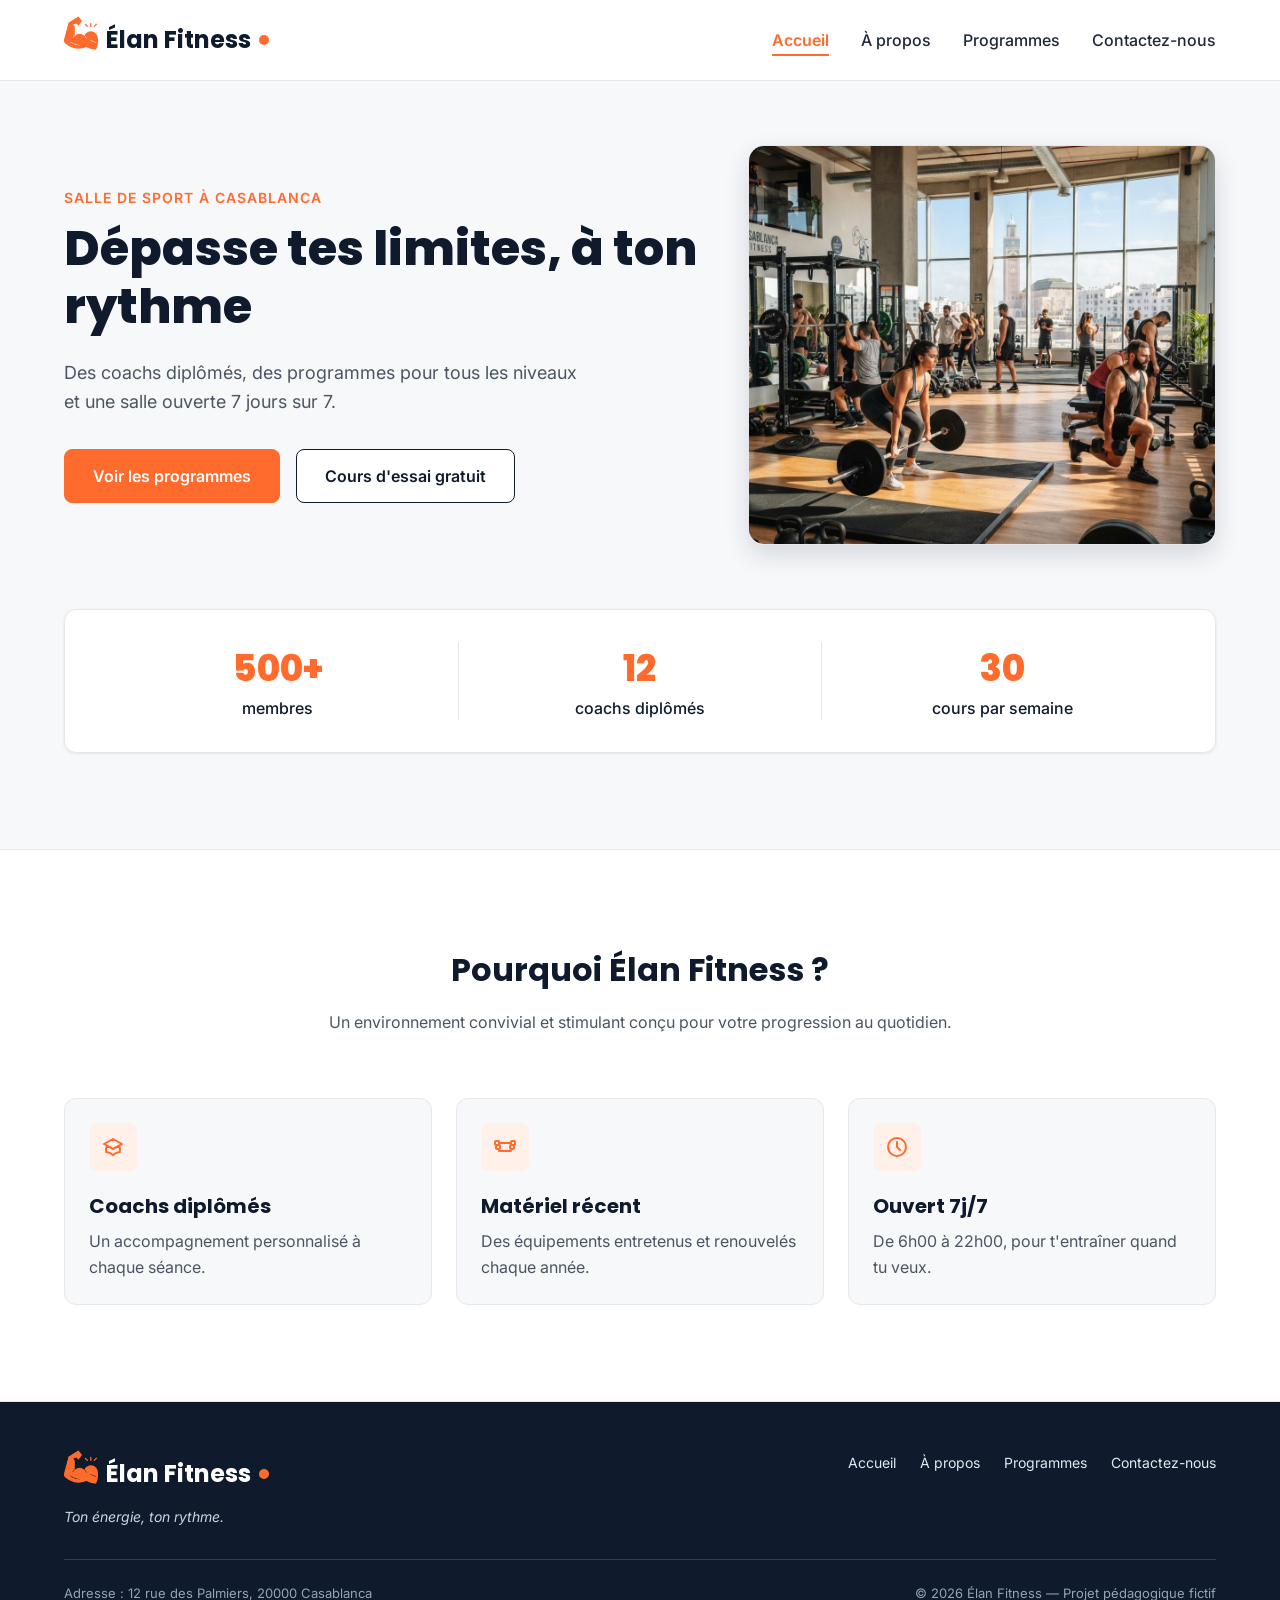
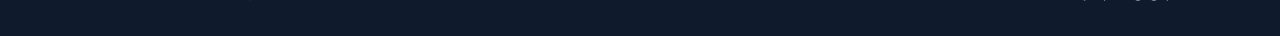
<file: index.html>
<!DOCTYPE html>
<html lang="fr">

    <head>

        <meta charset="UTF-8">
        <meta name="viewport" content="width=device-width, initial-scale=1">
        <meta name="description" content="Élan Fitness, salle de sport à Casablanca : musculation, yoga, cardio et boxe fitness avec des coachs diplômés. Réservez votre cours d'essai gratuit.">

        <title>Élan Fitness | Salle de sport à Casablanca</title>

        <link rel="preconnect" href="https://fonts.googleapis.com">
        <link rel="preconnect" href="https://fonts.gstatic.com" crossorigin>
        <link href="https://fonts.googleapis.com/css2?family=Inter:wght@400;500;600&family=Poppins:wght@600;700;800&display=swap" rel="stylesheet">

        <link rel="shortcut icon" href="img/favico.ico" type="image/x-icon">

        <link rel="stylesheet" href="style.css">

    </head>

    <body>

        <header class="en-tete">
            <div class="conteneur en-tete-contenu">

                <a href="index.html" class="logo">
                    <img class="logo-img" src="img/logo.png" alt="logo">
                    Élan Fitness
                </a>

                <nav aria-label="Navigation principale">
                <ul class="menu">
                    <li><a href="index.html" class="lien-actif">Accueil</a></li>
                    <li><a href="about.html">À propos</a></li>
                    <li><a href="programmes.html">Programmes</a></li>
                    <li><a href="contact/contact.html">Contactez-nous</a></li>
                </ul>
                </nav>
            </div>
        </header>

        <main>

            <section id="accueil" class="hero">
                <div class="conteneur">

                <div class="hero-contenu">
                    <div class="hero-texte">
                    <p class="sur-titre">Salle de sport à Casablanca</p>
                    <h1>Dépasse tes limites, à ton rythme</h1>
                    <p class="hero-description">
                        Des coachs diplômés, des programmes pour tous les niveaux et une salle ouverte 7 jours sur 7.
                    </p>
                    <div class="boutons">
                        <a href="programmes.html" class="bouton bouton-principal">Voir les programmes</a>
                        <a href="contact/contact.html" class="bouton bouton-secondaire">Cours d'essai gratuit</a>
                    </div>
                    </div>

                    <img class="hero-image" src="img/hero.jpg" alt="Des personnes s'entraînent dans une salle de sport lumineuse à Casablanca">
                </div>

                <div class="chiffres">
                    <div class="chiffre">
                    <p class="chiffre-nombre">500+</p>
                    <p>membres</p>
                    </div>
                    <div class="chiffre">
                    <p class="chiffre-nombre">12</p>
                    <p>coachs diplômés</p>
                    </div>
                    <div class="chiffre">
                    <p class="chiffre-nombre">30</p>
                    <p>cours par semaine</p>
                    </div>
                </div>

                </div>
            </section>

            <section class="section section-blanche">
                <div class="conteneur">

                    <div class="section-titre">
                        <h2>Pourquoi Élan Fitness ?</h2>
                        <p>Un environnement convivial et stimulant conçu pour votre progression au quotidien.</p>
                    </div>

                    <div class="cartes">
                        <article class="carte carte-avantage">
                            <div class="icone"><img src="img/icone-coach.svg" alt="Un accompagnement personnalisé à chaque séance."></div>
                            <h3>Coachs diplômés</h3>
                            <p>Un accompagnement personnalisé à chaque séance.</p>
                        </article>

                        <article class="carte carte-avantage">
                            <div class="icone"><img src="img/icone-materiel.svg" alt="Des équipements entretenus et renouvelés chaque année."></div>
                            <h3>Matériel récent</h3>
                            <p>Des équipements entretenus et renouvelés chaque année.</p>
                        </article>

                        <article class="carte carte-avantage">
                            <div class="icone"><img src="img/icone-horloge.svg" alt="Ouvert 7j/7, De 6h00 à 22h00, pour t'entraîner quand tu veux."></div>
                            <h3>Ouvert 7j/7</h3>
                            <p>De 6h00 à 22h00, pour t'entraîner quand tu veux.</p>
                        </article>
                    </div>

                </div>
            </section>

        </main>

        <footer class="pied-de-page">
            <div class="conteneur">
    
                <div class="pied-haut">
                    <div>
                        <p class="logo logo-clair">
                            <img class="logo-img" src="img/logo.png" alt="logo">
                            Élan Fitness
                        </p>
                        <p class="slogan">Ton énergie, ton rythme.</p>
                    </div>
    
                    <nav aria-label="Navigation du pied de page">
                        <ul class="menu menu-pied">
                            <li><a href="index.html">Accueil</a></li>
                            <li><a href="about.html">À propos</a></li>
                            <li><a href="programmes.html">Programmes</a></li>
                            <li><a href="contact/contact.html">Contactez-nous</a></li>
                        </ul>
                    </nav>
                </div>
    
                <div class="pied-bas">
                    <p>Adresse : 12 rue des Palmiers, 20000 Casablanca</p>
                    <p>&copy; 2026 Élan Fitness — Projet pédagogique fictif</p>
                </div>
    
            </div>
        </footer>

    </body>

</html>
</file>
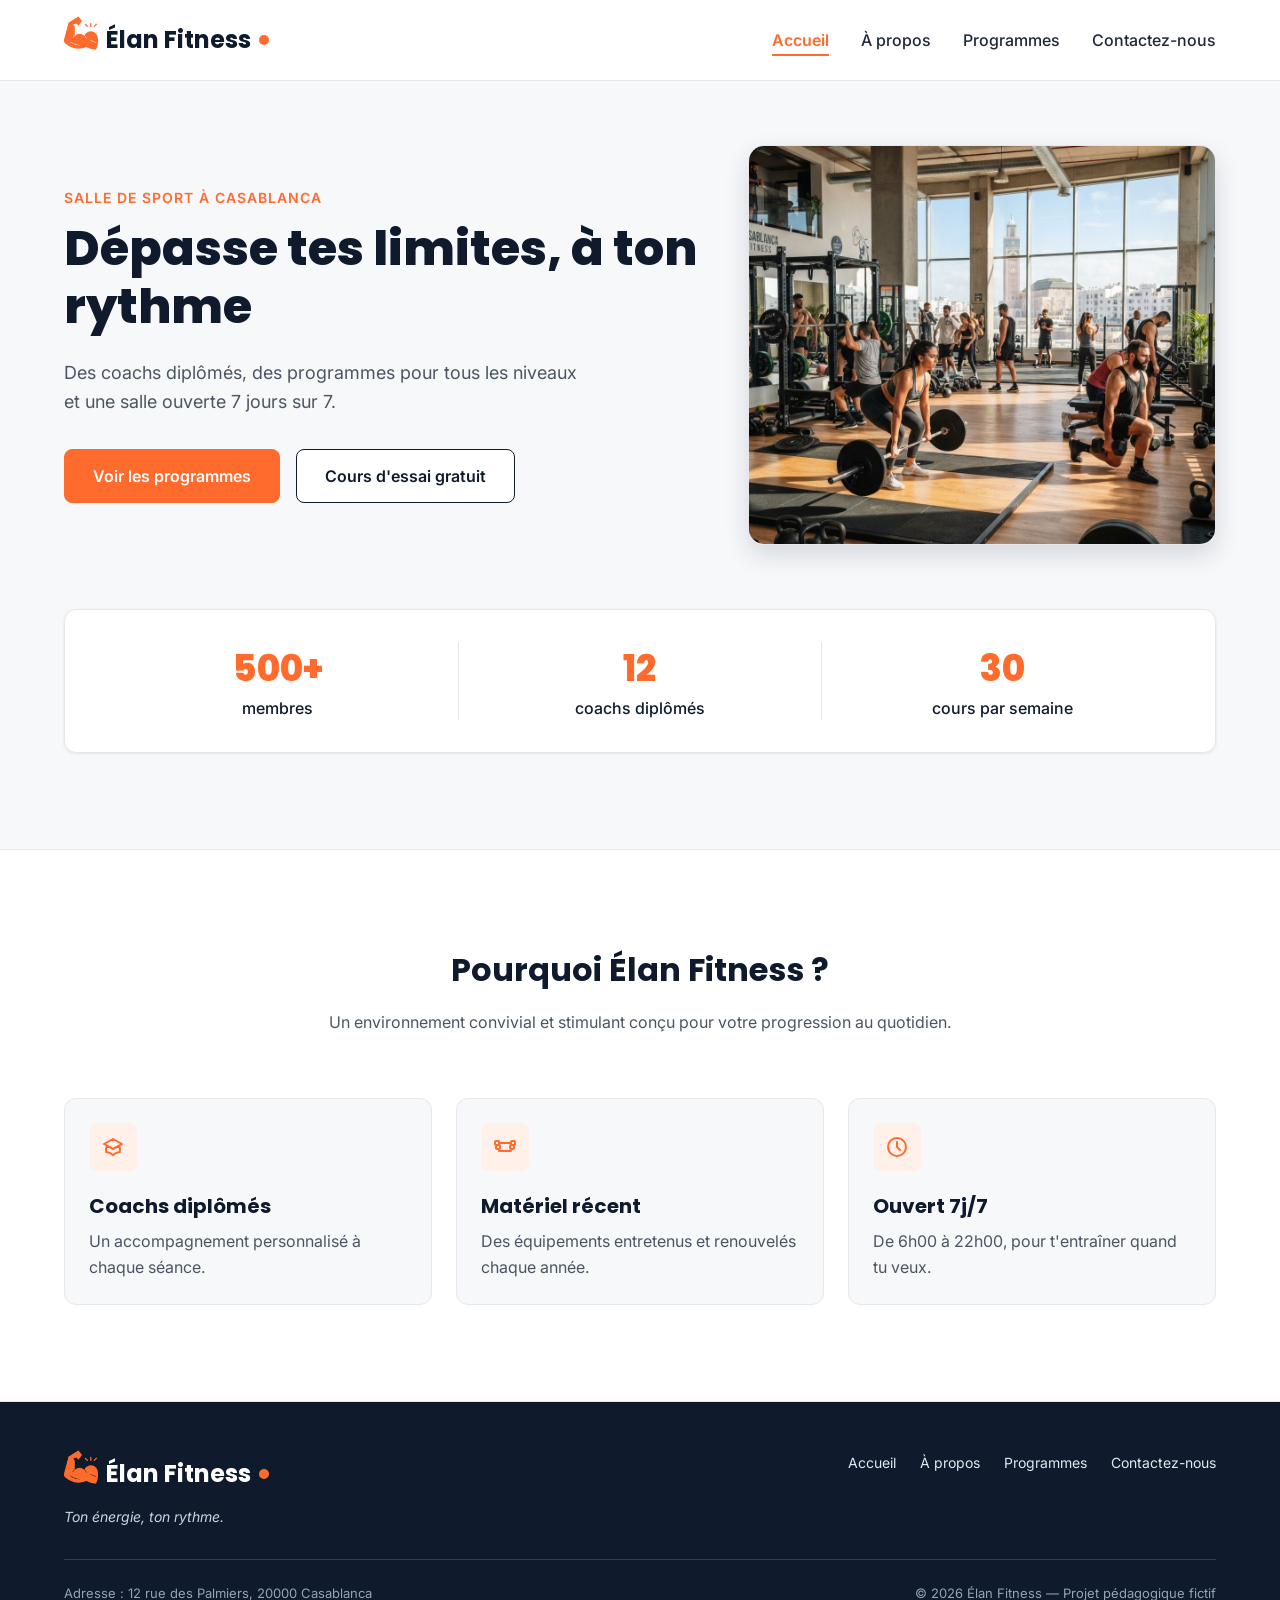
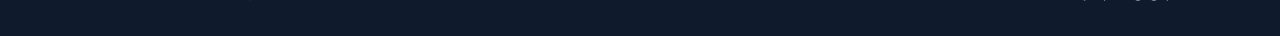
<file: elan-fitness/index.html>
<!DOCTYPE html>
<html lang="fr">

    <head>

        <meta charset="UTF-8">
        <meta name="viewport" content="width=device-width, initial-scale=1">
        <meta name="description" content="Élan Fitness, salle de sport à Casablanca : musculation, yoga, cardio et boxe fitness avec des coachs diplômés. Réservez votre cours d'essai gratuit.">

        <title>Élan Fitness | Salle de sport à Casablanca</title>

        <link rel="preconnect" href="https://fonts.googleapis.com">
        <link rel="preconnect" href="https://fonts.gstatic.com" crossorigin>
        <link href="https://fonts.googleapis.com/css2?family=Inter:wght@400;500;600&family=Poppins:wght@600;700;800&display=swap" rel="stylesheet">

        <link rel="shortcut icon" href="img/favico.ico" type="image/x-icon">

        <link rel="stylesheet" href="style.css">

    </head>

    <body>

        <header class="en-tete">
            <div class="conteneur en-tete-contenu">

                <a href="index.html" class="logo">
                    <img class="logo-img" src="img/logo.png" alt="">
                    Élan Fitness
                </a>

                <nav aria-label="Navigation principale">
                <ul class="menu">
                    <li><a href="index.html" class="lien-actif">Accueil</a></li>
                    <li><a href="about.html">À propos</a></li>
                    <li><a href="programmes.html">Programmes</a></li>
                    <li><a href="contact/contact.html">Contactez-nous</a></li>
                </ul>
                </nav>
            </div>
        </header>

        <main>

            <section id="accueil" class="hero">
                <div class="conteneur">

                <div class="hero-contenu">
                    <div class="hero-texte">
                    <p class="sur-titre">Salle de sport à Casablanca</p>
                    <h1>Dépasse tes limites, à ton rythme</h1>
                    <p class="hero-description">
                        Des coachs diplômés, des programmes pour tous les niveaux et une salle ouverte 7 jours sur 7.
                    </p>
                    <div class="boutons">
                        <a href="programmes.html" class="bouton bouton-principal">Voir les programmes</a>
                        <a href="contact/contact.html" class="bouton bouton-secondaire">Cours d'essai gratuit</a>
                    </div>
                    </div>

                    <img class="hero-image" src="img/hero.jpg" alt="Des personnes s'entraînent dans une salle de sport lumineuse à Casablanca">
                </div>

                <div class="chiffres">
                    <div class="chiffre">
                    <p class="chiffre-nombre">500+</p>
                    <p>membres</p>
                    </div>
                    <div class="chiffre">
                    <p class="chiffre-nombre">12</p>
                    <p>coachs diplômés</p>
                    </div>
                    <div class="chiffre">
                    <p class="chiffre-nombre">30</p>
                    <p>cours par semaine</p>
                    </div>
                </div>

                </div>
            </section>

            <section class="section section-blanche">
                <div class="conteneur">

                    <div class="section-titre">
                        <h2>Pourquoi Élan Fitness ?</h2>
                        <p>Un environnement convivial et stimulant conçu pour votre progression au quotidien.</p>
                    </div>

                    <div class="cartes">
                        <article class="carte carte-avantage">
                            <div class="icone"><img src="img/icone-coach.svg" alt=""></div>
                            <h3>Coachs diplômés</h3>
                            <p>Un accompagnement personnalisé à chaque séance.</p>
                        </article>

                        <article class="carte carte-avantage">
                            <div class="icone"><img src="img/icone-materiel.svg" alt=""></div>
                            <h3>Matériel récent</h3>
                            <p>Des équipements entretenus et renouvelés chaque année.</p>
                        </article>

                        <article class="carte carte-avantage">
                            <div class="icone"><img src="img/icone-horloge.svg" alt=""></div>
                            <h3>Ouvert 7j/7</h3>
                            <p>De 6h00 à 22h00, pour t'entraîner quand tu veux.</p>
                        </article>
                    </div>

                </div>
            </section>

        </main>

        <footer class="pied-de-page">
            <div class="conteneur">
    
                <div class="pied-haut">
                    <div>
                        <p class="logo logo-clair">
                            <img class="logo-img" src="img/logo.png" alt="logo">
                            Élan Fitness
                        </p>
                        <p class="slogan">Ton énergie, ton rythme.</p>
                    </div>
    
                    <nav aria-label="Navigation du pied de page">
                        <ul class="menu menu-pied">
                            <li><a href="index.html">Accueil</a></li>
                            <li><a href="about.html">À propos</a></li>
                            <li><a href="programmes.html">Programmes</a></li>
                            <li><a href="contact/contact.html">Contactez-nous</a></li>
                        </ul>
                    </nav>
                </div>
    
                <div class="pied-bas">
                    <p>Adresse : 12 rue des Palmiers, 20000 Casablanca</p>
                    <p>&copy; 2026 Élan Fitness — Projet pédagogique fictif</p>
                </div>
    
            </div>
        </footer>

    </body>

</html>
</file>
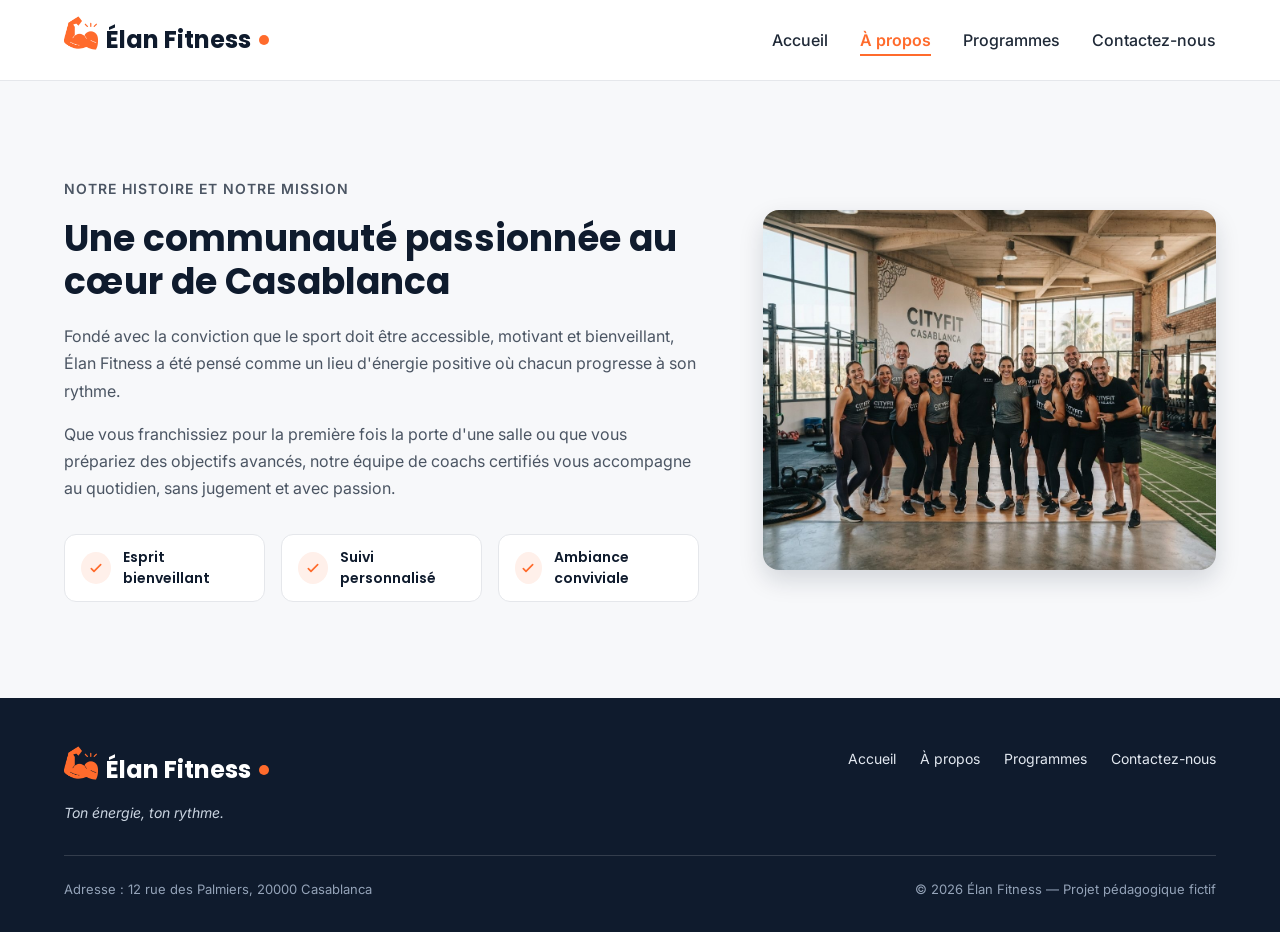
<file: about.html>
<!DOCTYPE html>
<html lang="fr">

    <head>

        <meta charset="UTF-8">
        <meta name="viewport" content="width=device-width, initial-scale=1">
        <meta name="description" content="Élan Fitness, salle de sport à Casablanca : musculation, yoga, cardio et boxe fitness avec des coachs diplômés. Réservez votre cours d'essai gratuit.">
        
        <title>Élan Fitness | À propos</title>

        <link rel="preconnect" href="https://fonts.googleapis.com">
        <link rel="preconnect" href="https://fonts.gstatic.com" crossorigin>
        <link href="https://fonts.googleapis.com/css2?family=Inter:wght@400;500;600&family=Poppins:wght@600;700;800&display=swap" rel="stylesheet">

        <link rel="shortcut icon" href="img/favico.ico" type="image/x-icon">

        <link rel="stylesheet" href="style.css">
    
    </head>

    <body>

        <header class="en-tete">
            <div class="conteneur en-tete-contenu">

                <a href="index.html" class="logo">
                    <img class="logo-img" src="img/logo.png" alt="logo">
                    Élan Fitness
                </a>

                <nav aria-label="Navigation principale">
                <ul class="menu">
                    <li><a href="index.html">Accueil</a></li>
                    <li><a href="about.html" class="lien-actif">À propos</a></li>
                    <li><a href="programmes.html">Programmes</a></li>
                    <li><a href="contact/contact.html">Contactez-nous</a></li>
                </ul>
                </nav>
            </div>
        </header>

        <main>
            <section id="a-propos" class="section">
                <div class="conteneur apropos-contenu">
            
                    <div class="apropos-texte">
                        <p class="sur-titre">Notre histoire et notre mission</p>
                        <h2>Une communauté passionnée au cœur de Casablanca</h2>
                        <p>
                            Fondé avec la conviction que le sport doit être accessible, motivant et bienveillant,
                            Élan Fitness a été pensé comme un lieu d'énergie positive où chacun progresse à son rythme.
                        </p>
                        <p>
                            Que vous franchissiez pour la première fois la porte d'une salle ou que vous prépariez des
                            objectifs avancés, notre équipe de coachs certifiés vous accompagne au quotidien, sans
                            jugement et avec passion.
                        </p>
                
                        <ul class="valeurs">
                            <li class="valeur">
                            <div class="icone icone-petite"><img src="img/icone-check.svg" alt="Esprit bienveillant"></div>
                            <span>Esprit bienveillant</span>
                            </li>
                            <li class="valeur">
                            <div class="icone icone-petite"><img src="img/icone-check.svg" alt="Suivi personnalisé"></div>
                            <span>Suivi personnalisé</span>
                            </li>
                            <li class="valeur">
                            <div class="icone icone-petite"><img src="img/icone-check.svg" alt="Ambiance conviviale"></div>
                            <span>Ambiance conviviale</span>
                            </li>
                        </ul>
                    </div>
            
                    <img class="apropos-image" src="img/equipe.jpg" alt="L'équipe de coachs d'Élan Fitness réunie dans la salle">
            
                </div>
            </section>
        </main>
    
        <footer class="pied-de-page">
            <div class="conteneur">
    
                <div class="pied-haut">
                    <div>
                        <p class="logo logo-clair">
                            <img class="logo-img" src="img/logo.png" alt="logo">
                            Élan Fitness
                        </p>
                        <p class="slogan">Ton énergie, ton rythme.</p>
                    </div>
    
                    <nav aria-label="Navigation du pied de page">
                        <ul class="menu menu-pied">
                            <li><a href="index.html">Accueil</a></li>
                            <li><a href="about.html">À propos</a></li>
                            <li><a href="programmes.html">Programmes</a></li>
                            <li><a href="contact/contact.html">Contactez-nous</a></li>
                        </ul>
                    </nav>
                </div>
    
                <div class="pied-bas">
                    <p>Adresse : 12 rue des Palmiers, 20000 Casablanca</p>
                    <p>&copy; 2026 Élan Fitness — Projet pédagogique fictif</p>
                </div>
    
            </div>
        </footer>
    
    </body>

</html>
</file>
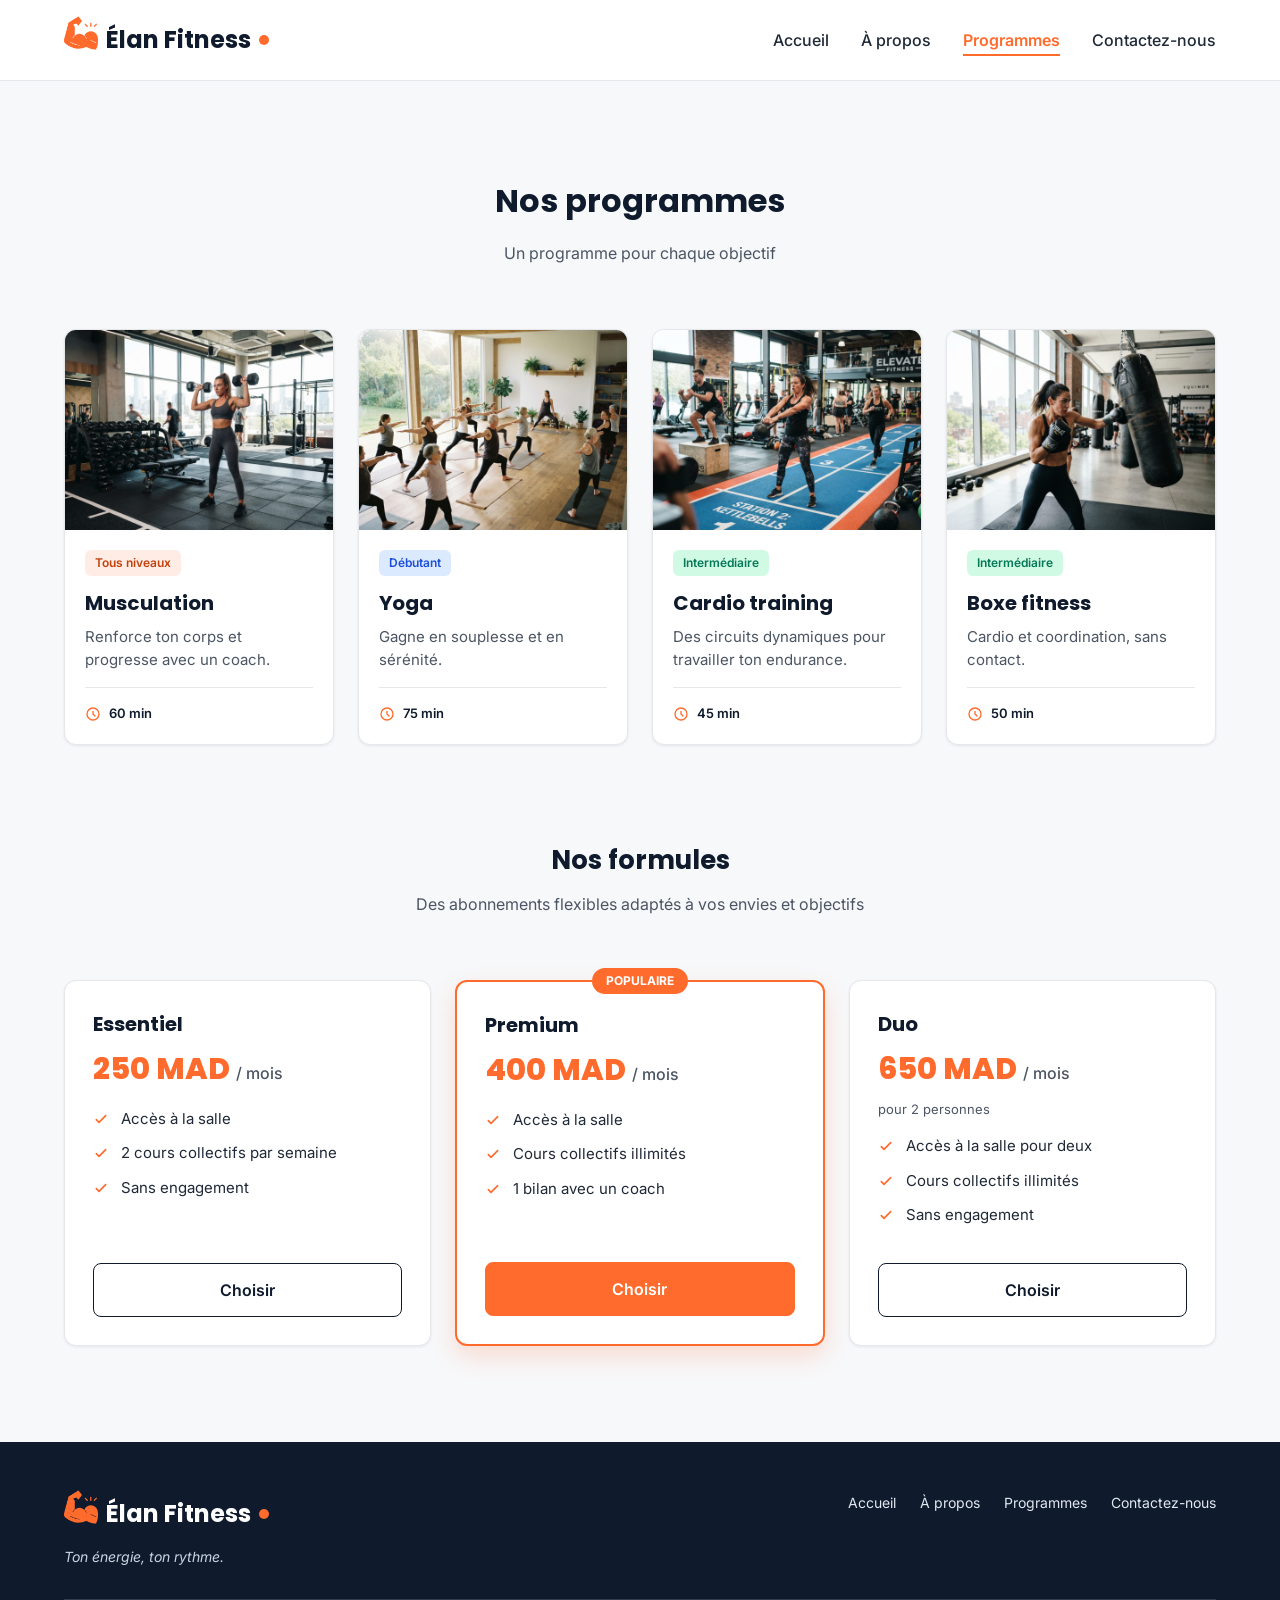
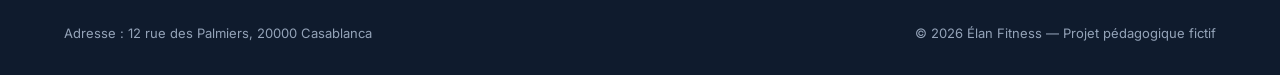
<file: programmes.html>
<!DOCTYPE html>
<html lang="fr">

    <head>

        <meta charset="UTF-8">
        <meta name="viewport" content="width=device-width, initial-scale=1">
        <meta name="description" content="Élan Fitness, salle de sport à Casablanca : musculation, yoga, cardio et boxe fitness avec des coachs diplômés. Réservez votre cours d'essai gratuit.">
        
        <title>Élan Fitness | Programmes</title>

        <link rel="preconnect" href="https://fonts.googleapis.com">
        <link rel="preconnect" href="https://fonts.gstatic.com" crossorigin>
        <link href="https://fonts.googleapis.com/css2?family=Inter:wght@400;500;600&family=Poppins:wght@600;700;800&display=swap" rel="stylesheet">
        
        <link rel="shortcut icon" href="img/favico.ico" type="image/x-icon">

        <link rel="stylesheet" href="style.css">
    
    </head>

    <body>

        <header class="en-tete">
            <div class="conteneur en-tete-contenu">

                <a href="index.html" class="logo">
                    <img class="logo-img" src="img/logo.png" alt="logo">
                    Élan Fitness
                </a>

                <nav aria-label="Navigation principale">
                <ul class="menu">
                    <li><a href="index.html">Accueil</a></li>
                    <li><a href="about.html">À propos</a></li>
                    <li><a href="programmes.html" class="lien-actif">Programmes</a></li>
                    <li><a href="contact/contact.html">Contactez-nous</a></li>
                </ul>
                </nav>
            </div>
        </header>

        <main>

            <section id="programmes" class="section">
                <div class="conteneur">

                <div class="section-titre">
                    <h2>Nos programmes</h2>
                    <p>Un programme pour chaque objectif</p>
                </div>

                <div class="cartes">

                    <article class="carte carte-programme">
                    <img src="img/musculation.jpg" alt="Une sportive soulève des haltères dans l'espace musculation">
                    <div class="programme-corps">
                        <span class="etiquette etiquette-orange">Tous niveaux</span>
                        <h3>Musculation</h3>
                        <p>Renforce ton corps et progresse avec un coach.</p>
                        <p class="duree"><img src="img/icone-duree.svg" alt="60 min">60 min</p>
                    </div>
                    </article>

                    <article class="carte carte-programme">
                    <img src="img/yoga.jpg" alt="Un groupe pratique le yoga sur des tapis dans une salle lumineuse">
                    <div class="programme-corps">
                        <span class="etiquette etiquette-bleue">Débutant</span>
                        <h3>Yoga</h3>
                        <p>Gagne en souplesse et en sérénité.</p>
                        <p class="duree"><img src="img/icone-duree.svg" alt="75 min">75 min</p>
                    </div>
                    </article>

                    <article class="carte carte-programme">
                    <img src="img/cardio.jpg" alt="Des sportifs suivent un circuit de cardio training avec des kettlebells">
                    <div class="programme-corps">
                        <span class="etiquette etiquette-verte">Intermédiaire</span>
                        <h3>Cardio training</h3>
                        <p>Des circuits dynamiques pour travailler ton endurance.</p>
                        <p class="duree"><img src="img/icone-duree.svg" alt="45 min">45 min</p>
                    </div>
                    </article>

                    <article class="carte carte-programme">
                    <img src="img/boxe.jpg" alt="Une sportive frappe un sac de frappe pendant un cours de boxe fitness">
                    <div class="programme-corps">
                        <span class="etiquette etiquette-verte">Intermédiaire</span>
                        <h3>Boxe fitness</h3>
                        <p>Cardio et coordination, sans contact.</p>
                        <p class="duree"><img src="img/icone-duree.svg" alt="50 min">50 min</p>
                    </div>
                    </article>

                </div>

                <div class="formules">

                    <div class="section-titre">
                    <h3>Nos formules</h3>
                    <p>Des abonnements flexibles adaptés à vos envies et objectifs</p>
                    </div>

                    <div class="cartes">

                    <article class="carte formule">
                        <h4>Essentiel</h4>
                        <p class="prix">250 MAD <span>/ mois</span></p>
                        <ul class="formule-liste">
                        <li>Accès à la salle</li>
                        <li>2 cours collectifs par semaine</li>
                        <li>Sans engagement</li>
                        </ul>
                        <a href="contact/contact.html" class="bouton bouton-secondaire">Choisir</a>
                    </article>

                    <article class="carte formule formule-populaire">
                        <p class="badge-populaire">Populaire</p>
                        <h4>Premium</h4>
                        <p class="prix">400 MAD <span>/ mois</span></p>
                        <ul class="formule-liste">
                        <li>Accès à la salle</li>
                        <li>Cours collectifs illimités</li>
                        <li>1 bilan avec un coach</li>
                        </ul>
                        <a href="contact/contact.html" class="bouton bouton-principal">Choisir</a>
                    </article>

                    <article class="carte formule">
                        <h4>Duo</h4>
                        <p class="prix">650 MAD <span>/ mois</span></p>
                        <p class="prix-note">pour 2 personnes</p>
                        <ul class="formule-liste">
                        <li>Accès à la salle pour deux</li>
                        <li>Cours collectifs illimités</li>
                        <li>Sans engagement</li>
                        </ul>
                        <a href="contact/contact.html" class="bouton bouton-secondaire">Choisir</a>
                    </article>

                    </div>
                </div>

                </div>
            </section>

        </main>
    
        <footer class="pied-de-page">
            <div class="conteneur">
    
                <div class="pied-haut">
                    <div>
                        <p class="logo logo-clair">
                            <img class="logo-img" src="img/logo.png" alt="logo">
                            Élan Fitness
                        </p>
                        <p class="slogan">Ton énergie, ton rythme.</p>
                    </div>
    
                    <nav aria-label="Navigation du pied de page">
                        <ul class="menu menu-pied">
                            <li><a href="index.html">Accueil</a></li>
                            <li><a href="about.html">À propos</a></li>
                            <li><a href="programmes.html">Programmes</a></li>
                            <li><a href="contact/contact.html">Contactez-nous</a></li>
                        </ul>
                    </nav>
                </div>
    
                <div class="pied-bas">
                    <p>Adresse : 12 rue des Palmiers, 20000 Casablanca</p>
                    <p>&copy; 2026 Élan Fitness — Projet pédagogique fictif</p>
                </div>
    
            </div>
        </footer>
    
    </body>

</html>
</file>
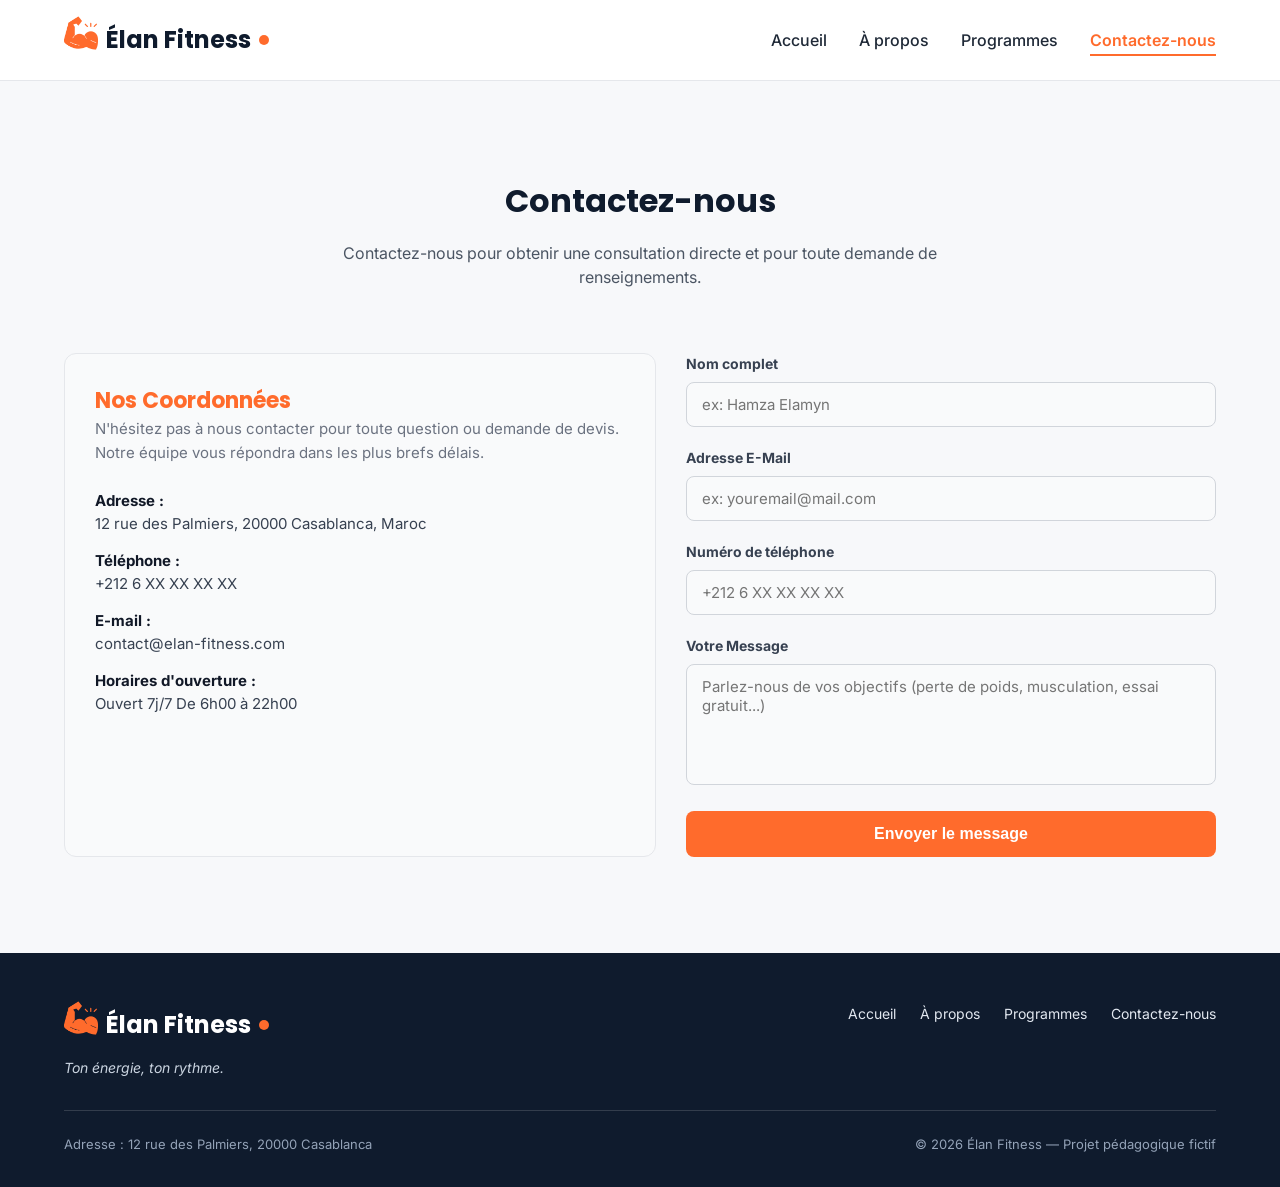
<file: contact/contact.html>
<!DOCTYPE html>
<html lang="fr">

    <head>
        
        <meta charset="UTF-8">
        <meta name="viewport" content="width=device-width, initial-scale=1">
        <meta name="description" content="Élan Fitness, salle de sport à Casablanca : musculation, yoga, cardio et boxe fitness avec des coachs diplômés. Réservez votre cours d'essai gratuit.">
        
        <title>Élan Fitness | Contactez-nous</title>

        <link rel="preconnect" href="https://fonts.googleapis.com">
        <link rel="preconnect" href="https://fonts.gstatic.com" crossorigin>
        <link href="https://fonts.googleapis.com/css2?family=Inter:wght@400;500;600&family=Poppins:wght@600;700;800&display=swap" rel="stylesheet">

        <link rel="shortcut icon" href="../img/favico.ico" type="image/x-icon">

        <link rel="stylesheet" href="style.css">
    
    </head>

    <body>

        <header class="en-tete">
            <div class="conteneur en-tete-contenu">

                <a href="../index.html" class="logo">
                    <img class="logo-img" src="../img/logo.png" alt="logo">
                    Élan Fitness
                </a>

                <nav aria-label="Navigation principale">
                <ul class="menu">
                    <li><a href="../index.html">Accueil</a></li>
                    <li><a href="../about.html">À propos</a></li>
                    <li><a href="../programmes.html">Programmes</a></li>
                    <li><a href="contact.html" class="lien-actif">Contactez-nous</a></li>
                </ul>
                </nav>
            </div>
        </header>

        <main>
            <section id="contactez-nous" class="section">
                <div class="conteneur"> 

                    <div class="section-titre">
                        <h2>Contactez-nous</h2>
                        <p>Contactez-nous pour obtenir une consultation directe et pour toute demande de renseignements.</p>
                    </div>

                    <div class="section-contact">

                        <div class="contact-info">
                            <h3>Nos Coordonnées</h3>
                            <p class="intro-text">N'hésitez pas à nous contacter pour toute question ou demande de devis. Notre équipe vous répondra dans les plus brefs délais.</p>

                            <div class="details">
                                <p><strong>Adresse :</strong><br> 
                                12 rue des Palmiers, 20000 Casablanca, Maroc</p>

                                <p><strong>Téléphone :</strong><br> 
                                +212 6 XX XX XX XX</p>

                                <p><strong>E-mail :</strong><br> 
                                contact@elan-fitness.com</p>

                                <p><strong>Horaires d'ouverture :</strong><br>
                                    Ouvert 7j/7 De 6h00 à 22h00<br>
                                </p>
                            </div>
                        </div>

                        <form class="contact-inputs">

                            <label for="contact-name">Nom complet</label>
                            <input id="contact-name" type="text" name="nom" placeholder="ex: Hamza Elamyn" required>

                            <label for="contact-email">Adresse E-Mail</label>
                            <input id="contact-email" type="email" name="email" placeholder="ex: youremail@mail.com" required>

                            <label for="contact-phone">Numéro de téléphone</label>
                            <input id="contact-phone" type="tel" name="phone" placeholder="+212 6 XX XX XX XX" pattern="^(\+212|0)[5-7][0-9]{8}$" required>

                            <label for="contact-message">Votre Message</label>
                            <textarea id="contact-message" name="message" rows="5" placeholder="Parlez-nous de vos objectifs (perte de poids, musculation, essai gratuit...)" required></textarea>

                            <button type="submit" class="btn-envoyer">Envoyer le message</button>

                        </form>

                    </div>
                    
                </div>
            </section>
        </main>

        <footer class="pied-de-page">
            <div class="conteneur">

                <div class="pied-haut">
                    <div>
                        <p class="logo logo-clair">
                            <img class="logo-img" src="../img/logo.png" alt="logo">
                            Élan Fitness
                        </p>
                        <p class="slogan">Ton énergie, ton rythme.</p>
                    </div>

                    <nav aria-label="Navigation du pied de page">
                        <ul class="menu menu-pied">
                            <li><a href="../index.html">Accueil</a></li>
                            <li><a href="../about.html">À propos</a></li>
                            <li><a href="../programmes.html">Programmes</a></li>
                            <li><a href="contact.html">Contactez-nous</a></li>
                        </ul>
                    </nav>
                </div>

                <div class="pied-bas">
                    <p>Adresse : 12 rue des Palmiers, 20000 Casablanca</p>
                    <p>&copy; 2026 Élan Fitness — Projet pédagogique fictif</p>
                </div>

            </div>
        </footer>

    </body>

</html>
</file>
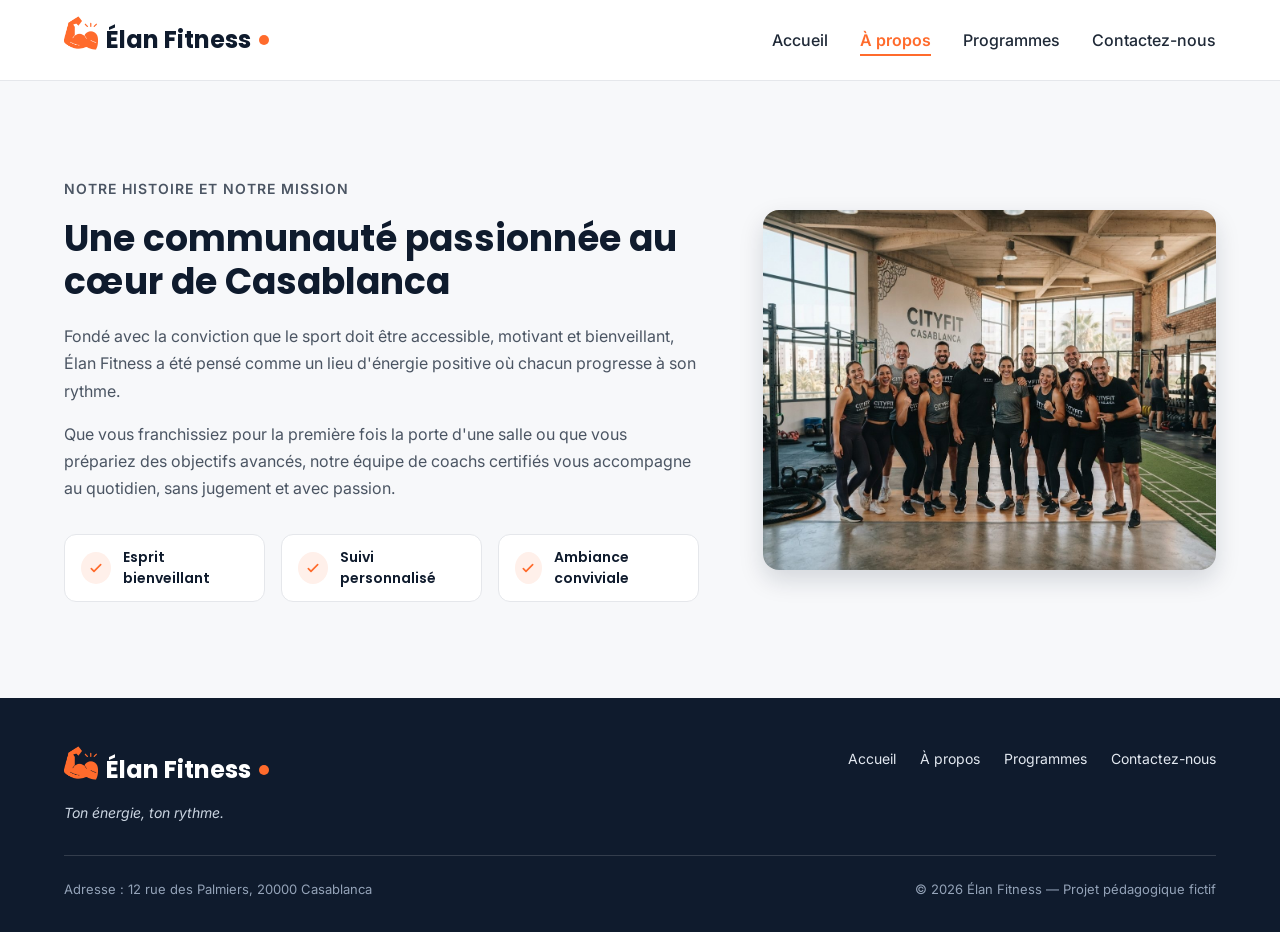
<file: elan-fitness/about.html>
<!DOCTYPE html>
<html lang="fr">

    <head>

        <meta charset="UTF-8">
        <meta name="viewport" content="width=device-width, initial-scale=1">
        <meta name="description" content="Élan Fitness, salle de sport à Casablanca : musculation, yoga, cardio et boxe fitness avec des coachs diplômés. Réservez votre cours d'essai gratuit.">
        
        <title>Élan Fitness | À propos</title>

        <link rel="preconnect" href="https://fonts.googleapis.com">
        <link rel="preconnect" href="https://fonts.gstatic.com" crossorigin>
        <link href="https://fonts.googleapis.com/css2?family=Inter:wght@400;500;600&family=Poppins:wght@600;700;800&display=swap" rel="stylesheet">

        <link rel="shortcut icon" href="img/favico.ico" type="image/x-icon">

        <link rel="stylesheet" href="style.css">
    
    </head>

    <body>

        <header class="en-tete">
            <div class="conteneur en-tete-contenu">

                <a href="index.html" class="logo">
                    <img class="logo-img" src="img/logo.png" alt="">
                    Élan Fitness
                </a>

                <nav aria-label="Navigation principale">
                <ul class="menu">
                    <li><a href="index.html">Accueil</a></li>
                    <li><a href="about.html" class="lien-actif">À propos</a></li>
                    <li><a href="programmes.html">Programmes</a></li>
                    <li><a href="contact/contact.html">Contactez-nous</a></li>
                </ul>
                </nav>
            </div>
        </header>

        <main>
            <section id="a-propos" class="section">
                <div class="conteneur apropos-contenu">
            
                    <div class="apropos-texte">
                        <p class="sur-titre">Notre histoire et notre mission</p>
                        <h2>Une communauté passionnée au cœur de Casablanca</h2>
                        <p>
                            Fondé avec la conviction que le sport doit être accessible, motivant et bienveillant,
                            Élan Fitness a été pensé comme un lieu d'énergie positive où chacun progresse à son rythme.
                        </p>
                        <p>
                            Que vous franchissiez pour la première fois la porte d'une salle ou que vous prépariez des
                            objectifs avancés, notre équipe de coachs certifiés vous accompagne au quotidien, sans
                            jugement et avec passion.
                        </p>
                
                        <ul class="valeurs">
                            <li class="valeur">
                            <div class="icone icone-petite"><img src="img/icone-check.svg" alt=""></div>
                            <span>Esprit bienveillant</span>
                            </li>
                            <li class="valeur">
                            <div class="icone icone-petite"><img src="img/icone-check.svg" alt=""></div>
                            <span>Suivi personnalisé</span>
                            </li>
                            <li class="valeur">
                            <div class="icone icone-petite"><img src="img/icone-check.svg" alt=""></div>
                            <span>Ambiance conviviale</span>
                            </li>
                        </ul>
                    </div>
            
                    <img class="apropos-image" src="img/equipe.jpg" alt="L'équipe de coachs d'Élan Fitness réunie dans la salle">
            
                </div>
            </section>
        </main>
    
        <footer class="pied-de-page">
            <div class="conteneur">
    
                <div class="pied-haut">
                    <div>
                        <p class="logo logo-clair">
                            <img class="logo-img" src="img/logo.png" alt="logo">
                            Élan Fitness
                        </p>
                        <p class="slogan">Ton énergie, ton rythme.</p>
                    </div>
    
                    <nav aria-label="Navigation du pied de page">
                        <ul class="menu menu-pied">
                            <li><a href="index.html">Accueil</a></li>
                            <li><a href="about.html">À propos</a></li>
                            <li><a href="programmes.html">Programmes</a></li>
                            <li><a href="contact/contact.html">Contactez-nous</a></li>
                        </ul>
                    </nav>
                </div>
    
                <div class="pied-bas">
                    <p>Adresse : 12 rue des Palmiers, 20000 Casablanca</p>
                    <p>&copy; 2026 Élan Fitness — Projet pédagogique fictif</p>
                </div>
    
            </div>
        </footer>
    
    </body>

</html>
</file>
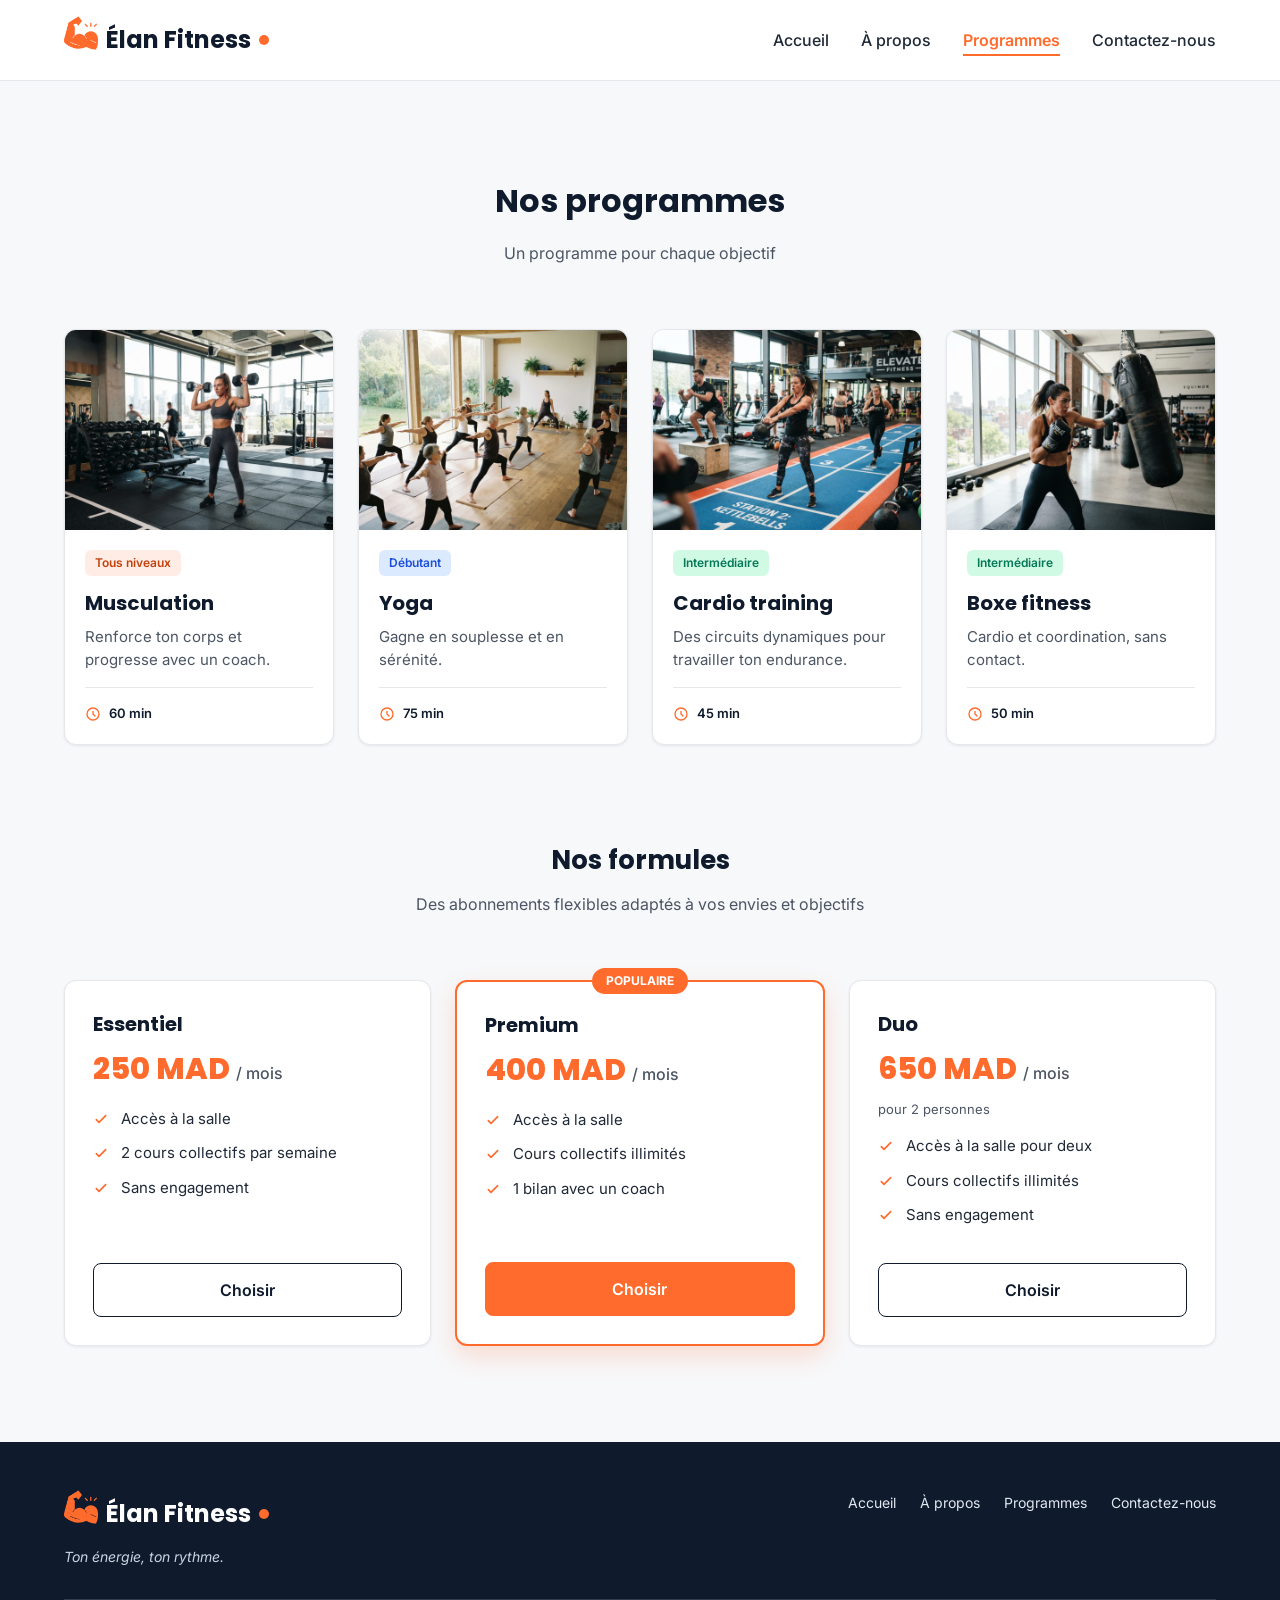
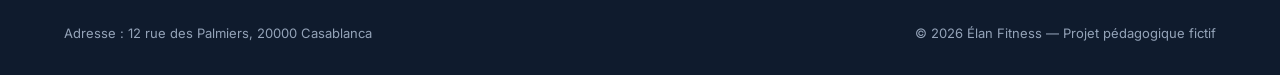
<file: elan-fitness/programmes.html>
<!DOCTYPE html>
<html lang="fr">

    <head>

        <meta charset="UTF-8">
        <meta name="viewport" content="width=device-width, initial-scale=1">
        <meta name="description" content="Élan Fitness, salle de sport à Casablanca : musculation, yoga, cardio et boxe fitness avec des coachs diplômés. Réservez votre cours d'essai gratuit.">
        
        <title>Élan Fitness | Programmes</title>

        <link rel="preconnect" href="https://fonts.googleapis.com">
        <link rel="preconnect" href="https://fonts.gstatic.com" crossorigin>
        <link href="https://fonts.googleapis.com/css2?family=Inter:wght@400;500;600&family=Poppins:wght@600;700;800&display=swap" rel="stylesheet">
        
        <link rel="shortcut icon" href="img/favico.ico" type="image/x-icon">

        <link rel="stylesheet" href="style.css">
    
    </head>

    <body>

        <header class="en-tete">
            <div class="conteneur en-tete-contenu">

                <a href="index.html" class="logo">
                    <img class="logo-img" src="img/logo.png" alt="">
                    Élan Fitness
                </a>

                <nav aria-label="Navigation principale">
                <ul class="menu">
                    <li><a href="index.html">Accueil</a></li>
                    <li><a href="about.html">À propos</a></li>
                    <li><a href="programmes.html" class="lien-actif">Programmes</a></li>
                    <li><a href="contact/contact.html">Contactez-nous</a></li>
                </ul>
                </nav>
            </div>
        </header>

        <main>

            <section id="programmes" class="section">
                <div class="conteneur">

                <div class="section-titre">
                    <h2>Nos programmes</h2>
                    <p>Un programme pour chaque objectif</p>
                </div>

                <div class="cartes">

                    <article class="carte carte-programme">
                    <img src="img/musculation.jpg" alt="Une sportive soulève des haltères dans l'espace musculation">
                    <div class="programme-corps">
                        <span class="etiquette etiquette-orange">Tous niveaux</span>
                        <h3>Musculation</h3>
                        <p>Renforce ton corps et progresse avec un coach.</p>
                        <p class="duree"><img src="img/icone-duree.svg" alt="">60 min</p>
                    </div>
                    </article>

                    <article class="carte carte-programme">
                    <img src="img/yoga.jpg" alt="Un groupe pratique le yoga sur des tapis dans une salle lumineuse">
                    <div class="programme-corps">
                        <span class="etiquette etiquette-bleue">Débutant</span>
                        <h3>Yoga</h3>
                        <p>Gagne en souplesse et en sérénité.</p>
                        <p class="duree"><img src="img/icone-duree.svg" alt="">75 min</p>
                    </div>
                    </article>

                    <article class="carte carte-programme">
                    <img src="img/cardio.jpg" alt="Des sportifs suivent un circuit de cardio training avec des kettlebells">
                    <div class="programme-corps">
                        <span class="etiquette etiquette-verte">Intermédiaire</span>
                        <h3>Cardio training</h3>
                        <p>Des circuits dynamiques pour travailler ton endurance.</p>
                        <p class="duree"><img src="img/icone-duree.svg" alt="">45 min</p>
                    </div>
                    </article>

                    <article class="carte carte-programme">
                    <img src="img/boxe.jpg" alt="Une sportive frappe un sac de frappe pendant un cours de boxe fitness">
                    <div class="programme-corps">
                        <span class="etiquette etiquette-verte">Intermédiaire</span>
                        <h3>Boxe fitness</h3>
                        <p>Cardio et coordination, sans contact.</p>
                        <p class="duree"><img src="img/icone-duree.svg" alt="">50 min</p>
                    </div>
                    </article>

                </div>

                <div class="formules">

                    <div class="section-titre">
                    <h3>Nos formules</h3>
                    <p>Des abonnements flexibles adaptés à vos envies et objectifs</p>
                    </div>

                    <div class="cartes">

                    <article class="carte formule">
                        <h4>Essentiel</h4>
                        <p class="prix">250 MAD <span>/ mois</span></p>
                        <ul class="formule-liste">
                        <li>Accès à la salle</li>
                        <li>2 cours collectifs par semaine</li>
                        <li>Sans engagement</li>
                        </ul>
                        <a href="contact/contact.html" class="bouton bouton-secondaire">Choisir</a>
                    </article>

                    <article class="carte formule formule-populaire">
                        <p class="badge-populaire">Populaire</p>
                        <h4>Premium</h4>
                        <p class="prix">400 MAD <span>/ mois</span></p>
                        <ul class="formule-liste">
                        <li>Accès à la salle</li>
                        <li>Cours collectifs illimités</li>
                        <li>1 bilan avec un coach</li>
                        </ul>
                        <a href="contact/contact.html" class="bouton bouton-principal">Choisir</a>
                    </article>

                    <article class="carte formule">
                        <h4>Duo</h4>
                        <p class="prix">650 MAD <span>/ mois</span></p>
                        <p class="prix-note">pour 2 personnes</p>
                        <ul class="formule-liste">
                        <li>Accès à la salle pour deux</li>
                        <li>Cours collectifs illimités</li>
                        <li>Sans engagement</li>
                        </ul>
                        <a href="contact/contact.html" class="bouton bouton-secondaire">Choisir</a>
                    </article>

                    </div>
                </div>

                </div>
            </section>

        </main>
    
        <footer class="pied-de-page">
            <div class="conteneur">
    
                <div class="pied-haut">
                    <div>
                        <p class="logo logo-clair">
                            <img class="logo-img" src="img/logo.png" alt="logo">
                            Élan Fitness
                        </p>
                        <p class="slogan">Ton énergie, ton rythme.</p>
                    </div>
    
                    <nav aria-label="Navigation du pied de page">
                        <ul class="menu menu-pied">
                            <li><a href="index.html">Accueil</a></li>
                            <li><a href="about.html">À propos</a></li>
                            <li><a href="programmes.html">Programmes</a></li>
                            <li><a href="contact/contact.html">Contactez-nous</a></li>
                        </ul>
                    </nav>
                </div>
    
                <div class="pied-bas">
                    <p>Adresse : 12 rue des Palmiers, 20000 Casablanca</p>
                    <p>&copy; 2026 Élan Fitness — Projet pédagogique fictif</p>
                </div>
    
            </div>
        </footer>
    
    </body>

</html>
</file>
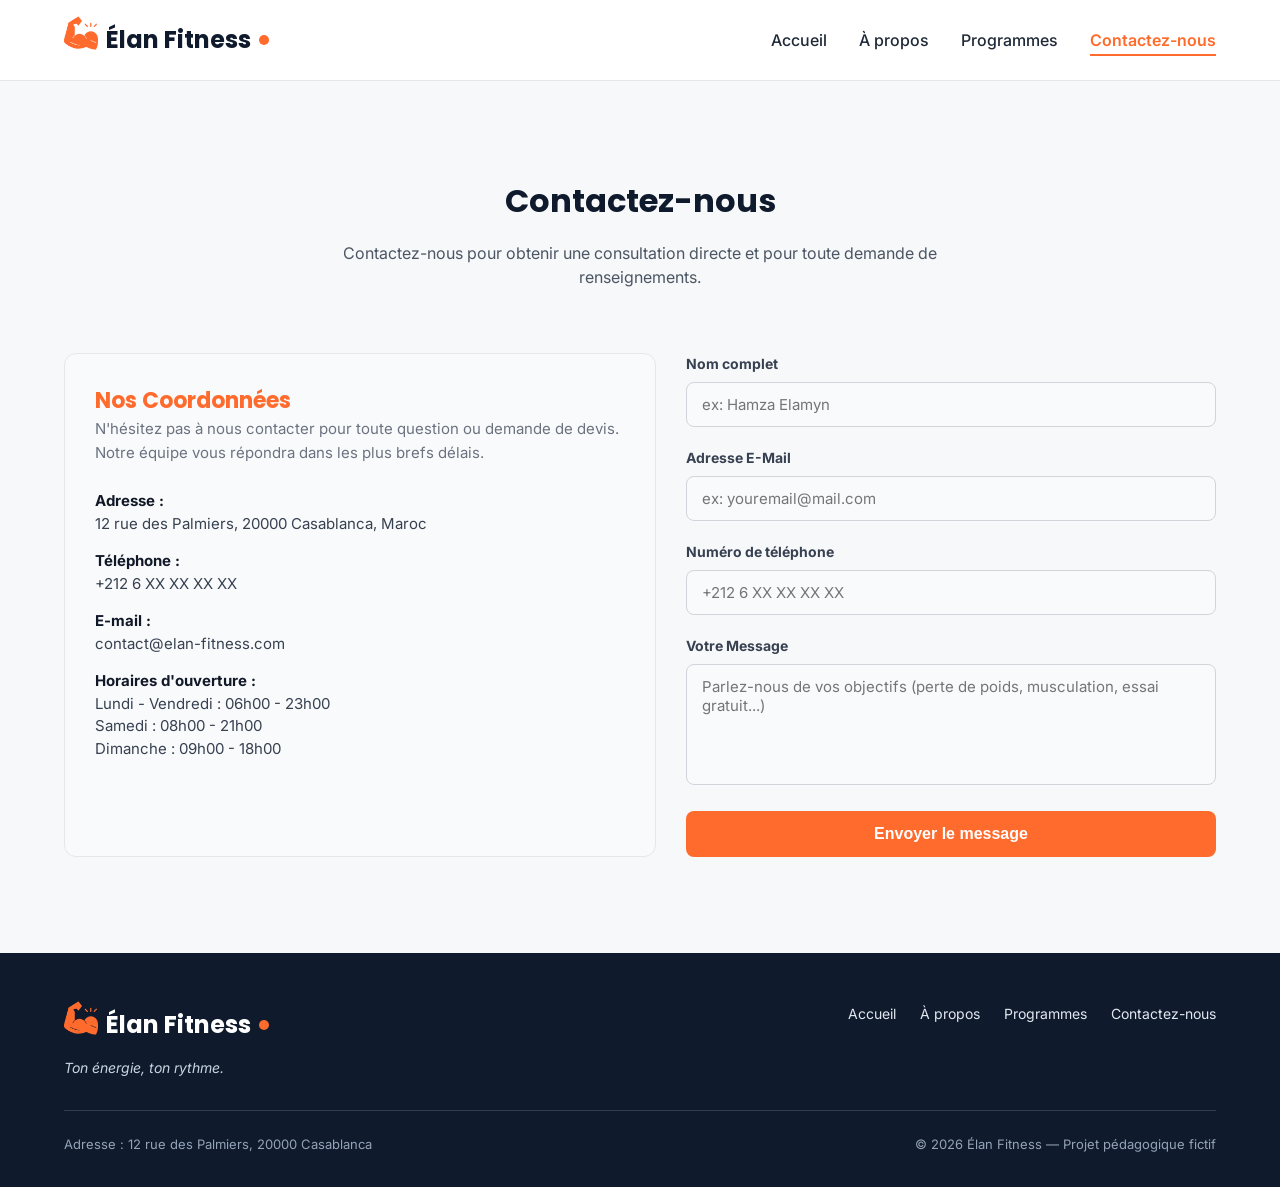
<file: elan-fitness/contact/contact.html>
<!DOCTYPE html>
<html lang="fr">

    <head>
        
        <meta charset="UTF-8">
        <meta name="viewport" content="width=device-width, initial-scale=1">
        <meta name="description" content="Élan Fitness, salle de sport à Casablanca : musculation, yoga, cardio et boxe fitness avec des coachs diplômés. Réservez votre cours d'essai gratuit.">
        
        <title>Élan Fitness | Contactez-nous</title>

        <link rel="preconnect" href="https://fonts.googleapis.com">
        <link rel="preconnect" href="https://fonts.gstatic.com" crossorigin>
        <link href="https://fonts.googleapis.com/css2?family=Inter:wght@400;500;600&family=Poppins:wght@600;700;800&display=swap" rel="stylesheet">

        <link rel="shortcut icon" href="../img/favico.ico" type="image/x-icon">

        <link rel="stylesheet" href="style.css">
    
    </head>

    <body>

        <header class="en-tete">
            <div class="conteneur en-tete-contenu">

                <a href="index.html" class="logo">
                    <img class="logo-img" src="../img/logo.png" alt="logo">
                    Élan Fitness
                </a>

                <nav aria-label="Navigation principale">
                <ul class="menu">
                    <li><a href="../index.html">Accueil</a></li>
                    <li><a href="../about.html">À propos</a></li>
                    <li><a href="../programmes.html">Programmes</a></li>
                    <li><a href="contact.html" class="lien-actif">Contactez-nous</a></li>
                </ul>
                </nav>
            </div>
        </header>

        <main>
            <section id="contactez-nous" class="section">
                <div class="conteneur"> 

                    <div class="section-titre">
                        <h2>Contactez-nous</h2>
                        <p>Contactez-nous pour obtenir une consultation directe et pour toute demande de renseignements.</p>
                    </div>

                    <div class="section-contact">

                        <div class="contact-info">
                            <h3>Nos Coordonnées</h3>
                            <p class="intro-text">N'hésitez pas à nous contacter pour toute question ou demande de devis. Notre équipe vous répondra dans les plus brefs délais.</p>

                            <div class="details">
                                <p><strong>Adresse :</strong><br> 
                                12 rue des Palmiers, 20000 Casablanca, Maroc</p>

                                <p><strong>Téléphone :</strong><br> 
                                +212 6 XX XX XX XX</p>

                                <p><strong>E-mail :</strong><br> 
                                contact@elan-fitness.com</p>

                                <p><strong>Horaires d'ouverture :</strong><br>
                                Lundi - Vendredi : 06h00 - 23h00<br>
                                Samedi : 08h00 - 21h00<br>
                                Dimanche : 09h00 - 18h00</p>
                            </div>
                        </div>

                        <form class="contact-inputs">

                            <label for="contact-name">Nom complet</label>
                            <input id="contact-name" type="text" name="nom" placeholder="ex: Hamza Elamyn" required>

                            <label for="contact-email">Adresse E-Mail</label>
                            <input id="contact-email" type="email" name="email" placeholder="ex: youremail@mail.com" required>

                            <label for="contact-phone">Numéro de téléphone</label>
                            <input id="contact-phone" type="tel" name="phone" placeholder="+212 6 XX XX XX XX" pattern="^(\+212|0)[5-7][0-9]{8}$" required>

                            <label for="contact-message">Votre Message</label>
                            <textarea id="contact-message" name="message" rows="5" placeholder="Parlez-nous de vos objectifs (perte de poids, musculation, essai gratuit...)" required></textarea>

                            <button type="submit" class="btn-envoyer">Envoyer le message</button>

                        </form>

                    </div>
                    
                </div>
            </section>
        </main>

        <footer class="pied-de-page">
            <div class="conteneur">

                <div class="pied-haut">
                    <div>
                        <p class="logo logo-clair">
                            <img class="logo-img" src="../img/logo.png" alt="logo">
                            Élan Fitness
                        </p>
                        <p class="slogan">Ton énergie, ton rythme.</p>
                    </div>

                    <nav aria-label="Navigation du pied de page">
                        <ul class="menu menu-pied">
                            <li><a href="../index.html">Accueil</a></li>
                            <li><a href="../about.html">À propos</a></li>
                            <li><a href="../programmes.html">Programmes</a></li>
                            <li><a href="contact.html">Contactez-nous</a></li>
                        </ul>
                    </nav>
                </div>

                <div class="pied-bas">
                    <p>Adresse : 12 rue des Palmiers, 20000 Casablanca</p>
                    <p>&copy; 2026 Élan Fitness — Projet pédagogique fictif</p>
                </div>

            </div>
        </footer>

    </body>

</html>
</file>
<file: style.css>
* {
    box-sizing: border-box;
    margin: 0;
    padding: 0;
}

html {
    scroll-behavior: smooth;
}

body {
    font-family: 'Inter', Arial, sans-serif;
    font-size: 16px;
    line-height: 1.5;
    color: #1F2937;
    background-color: #F7F8FA;
    display: flex;
    flex-direction: column;
    min-height: 100vh;
    margin: 0;
}

main {
    flex: 1;
}

h1, h2, h3, h4 {
  font-family: 'Poppins', Arial, sans-serif;
  color: #0F1B2D;
}

a {
  color: inherit;
  text-decoration: none;
}

ul {
  list-style: none;
}

img {
  display: block;
  max-width: 100%;
}

a:focus-visible,
button:focus-visible {
  outline: 3px solid #FF6B2C;
  outline-offset: 2px;
}

.conteneur {
  width: 100%;
  max-width: 1200px;
  margin: 0 auto;
  padding: 0 24px;
}

.section {
  padding: 96px 0;
}

.section-blanche {
  background-color: #FFFFFF;
  border-top: 1px solid #E5E7EB;
  border-bottom: 1px solid #E5E7EB;
}

.section-titre {
  max-width: 640px;
  margin: 0 auto 64px;
  text-align: center;
}

.section-titre h2 {
  font-size: 32px;
  margin-bottom: 16px;
}

.section-titre h3 {
  font-size: 26px;
  margin-bottom: 12px;
}

.section-titre p {
  color: #4B5563;
}

.sur-titre {
  font-size: 14px;
  font-weight: 600;
  color: #FF6B2C;
  text-transform: uppercase;
  letter-spacing: 1px;
  margin-bottom: 12px;
}

.bouton {
  display: inline-block;
  padding: 14px 28px;
  border-radius: 8px;
  font-size: 16px;
  font-weight: 600;
  text-align: center;
  cursor: pointer;
  transition: background-color 0.3s ease;
}

.bouton-principal {
  background-color: #FF6B2C;
  border: 1px solid #FF6B2C;
  color: #FFFFFF;
}

.bouton-principal:hover {
  background-color: #F05817;
}

.bouton-secondaire {
  background-color: #FFFFFF;
  border: 1px solid #0F1B2D;
  color: #0F1B2D;
}

.bouton-secondaire:hover {
  background-color: #F3F4F6;
}

.cartes {
  display: flex;
  gap: 24px;
}

.carte {
  flex: 1;
  background-color: #FFFFFF;
  border: 1px solid #E5E7EB;
  border-radius: 12px;
  box-shadow: 0 1px 3px rgba(15, 27, 45, 0.08);
}

.icone {
  width: 48px;
  height: 48px;
  background-color: #FFF0EA;
  border-radius: 8px;
  display: flex;
  align-items: center;
  justify-content: center;
}

.icone img {
  width: 24px;
  height: 24px;
}

.icone-petite {
  width: 32px;
  height: 32px;
  border-radius: 50%;
}

.icone-petite img {
  width: 16px;
  height: 16px;
}

.en-tete {
  position: sticky;
  top: 0;
  z-index: 10;
  background-color: #FFFFFF;
  border-bottom: 1px solid #E5E7EB;
}

.en-tete-contenu {
  height: 80px;
  display: flex;
  align-items: center;
  justify-content: space-between;
}

.logo {
  display: flex;
  align-items: center;
  font-family: 'Poppins', Arial, sans-serif;
  font-size: 24px;
  font-weight: 700;
  color: #0F1B2D;
}

.logo-img {
    width: 42px;
    padding-right: 8px;
    padding-bottom: 14px;
}

.logo::after {
  content: "";
  width: 10px;
  height: 10px;
  margin-left: 8px;
  background-color: #FF6B2C;
  border-radius: 50%;
}

.menu {
  display: flex;
  gap: 32px;
}

.menu a {
  font-weight: 500;
  padding-bottom: 4px;
  border-bottom: 2px solid transparent;
}

.menu a:hover {
  color: #FF6B2C;
}

.menu .lien-actif {
  color: #FF6B2C;
  font-weight: 600;
  border-bottom-color: #FF6B2C;
}

.hero {
  padding: 64px 0 96px;
}

.hero-contenu {
  display: flex;
  align-items: center;
  gap: 32px;
}

.hero-texte {
  flex: 7;
}

.hero-texte h1 {
  font-size: 48px;
  font-weight: 800;
  line-height: 1.2;
  margin-bottom: 24px;
}

.hero-description {
  max-width: 520px;
  font-size: 18px;
  line-height: 1.6;
  color: #4B5563;
  margin-bottom: 32px;
}

.boutons {
  display: flex;
  flex-wrap: wrap;
  gap: 16px;
}

.hero-image {
  flex: 5;
  min-width: 0;
  height: 400px;
  object-fit: cover;
  border-radius: 16px;
  border: 1px solid #E5E7EB;
  box-shadow: 0 10px 25px rgba(15, 27, 45, 0.15);
}

.chiffres {
  display: flex;
  margin-top: 64px;
  padding: 32px;
  background-color: #FFFFFF;
  border: 1px solid #E5E7EB;
  border-radius: 12px;
  box-shadow: 0 1px 3px rgba(15, 27, 45, 0.08);
}

.chiffre {
  flex: 1;
  text-align: center;
  font-weight: 500;
  color: #0F1B2D;
}

.chiffre + .chiffre {
  border-left: 1px solid #E5E7EB;
}

.chiffre-nombre {
  font-family: 'Poppins', Arial, sans-serif;
  font-size: 36px;
  font-weight: 800;
  color: #FF6B2C;
}

.carte-avantage {
  padding: 24px;
  background-color: #F7F8FA;
  box-shadow: none;
}

.carte-avantage .icone {
  margin-bottom: 20px;
}

.carte-avantage h3 {
  font-size: 20px;
  margin-bottom: 8px;
}

.carte-avantage p {
  color: #4B5563;
  line-height: 1.6;
}

.apropos-contenu {
  display: flex;
  align-items: center;
  gap: 64px;
}

.apropos-texte {
  flex: 7;
}

.apropos-texte h2 {
  font-size: 36px;
  line-height: 1.2;
  margin-bottom: 20px;
}

.apropos-texte p {
  color: #4B5563;
  line-height: 1.7;
  margin-bottom: 16px;
}

.valeurs {
  display: flex;
  gap: 16px;
  margin-top: 32px;
}

.valeur {
  flex: 1;
  display: flex;
  align-items: center;
  gap: 12px;
  padding: 12px 16px;
  background-color: #FFFFFF;
  border: 1px solid #E5E7EB;
  border-radius: 12px;
  font-family: 'Poppins', Arial, sans-serif;
  font-size: 14px;
  font-weight: 600;
  color: #0F1B2D;
}

.apropos-image {
  flex: 5;
  min-width: 0;
  height: 360px;
  object-fit: cover;
  border-radius: 16px;
  box-shadow: 0 10px 25px rgba(15, 27, 45, 0.15);
}

.carte-programme {
  display: flex;
  flex-direction: column;
  overflow: hidden;
}

.carte-programme > img {
  width: 100%;
  height: 200px;
  object-fit: cover;
}

.programme-corps {
  flex: 1;
  display: flex;
  flex-direction: column;
  padding: 20px;
}

.programme-corps h3 {
  font-size: 20px;
  margin-bottom: 8px;
}

.programme-corps p {
  font-size: 15px;
  color: #4B5563;
}

.etiquette {
  align-self: flex-start;
  padding: 4px 10px;
  margin-bottom: 12px;
  border-radius: 6px;
  font-size: 12px;
  font-weight: 600;
}

.etiquette-orange {
  background-color: #FFEDE5;
  color: #C2410C;
}

.etiquette-bleue {
  background-color: #DBEAFE;
  color: #1D4ED8;
}

.etiquette-verte {
  background-color: #D1FAE5;
  color: #047857;
}

.programme-corps .duree {
  display: flex;
  align-items: center;
  gap: 8px;
  margin-top: auto;
  padding-top: 16px;
  border-top: 1px solid #E5E7EB;
  font-size: 13px;
  font-weight: 600;
  color: #0F1B2D;
}

.programme-corps h3 + p {
  margin-bottom: 16px;
}

.duree img {
  width: 16px;
  height: 16px;
}

.formules {
  margin-top: 96px;
}

.formule {
  position: relative;
  display: flex;
  flex-direction: column;
  padding: 28px;
}

.formule h4 {
  font-size: 20px;
}

.prix {
  margin: 8px 0 16px;
  font-family: 'Poppins', Arial, sans-serif;
  font-size: 30px;
  font-weight: 800;
  color: #FF6B2C;
}

.prix span {
  font-family: 'Inter', Arial, sans-serif;
  font-size: 16px;
  font-weight: 500;
  color: #4B5563;
}

.prix-note {
  margin: -8px 0 16px;
  font-size: 13px;
  color: #4B5563;
}

.formule-liste {
  flex: 1;
  margin-bottom: 24px;
}

.formule-liste li {
  padding-left: 28px;
  margin-bottom: 12px;
  font-size: 15px;
  background-image: url('img/icone-check.svg');
  background-repeat: no-repeat;
  background-position: left center;
  background-size: 16px;
}

.formule .bouton {
  display: block;
}

.formule-populaire {
  border: 2px solid #FF6B2C;
  box-shadow: 0 10px 25px rgba(255, 107, 44, 0.2);
}

.badge-populaire {
  position: absolute;
  top: -14px;
  left: 50%;
  transform: translateX(-50%);
  padding: 4px 14px;
  background-color: #FF6B2C;
  border-radius: 999px;
  font-size: 12px;
  font-weight: 700;
  text-transform: uppercase;
  color: #FFFFFF;
}

.pied-de-page {
  padding: 48px 0 32px;
  background-color: #0F1B2D;
  color: #FFFFFF;
}

.pied-haut {
  display: flex;
  justify-content: space-between;
  align-items: flex-start;
  padding-bottom: 32px;
  border-bottom: 1px solid rgba(255, 255, 255, 0.15);
}

.logo-clair {
  color: #FFFFFF;
}

.slogan {
  margin-top: 8px;
  font-size: 14px;
  font-style: italic;
  color: #CBD5E1;
}

.menu-pied {
  gap: 24px;
}

.menu-pied a {
  font-size: 14px;
  font-weight: 400;
  color: #E2E8F0;
}

.pied-bas {
  display: flex;
  justify-content: space-between;
  margin-top: 24px;
  font-size: 13px;
  color: #94A3B8;
}

@media (max-width: 767px) {
    
    .section {
        padding: 48px 0;
    }

    .section-titre {
        margin-bottom: 32px;
    }

    .section-titre h2 {
        font-size: 26px;
    }

    .formules {
        margin-top: 48px;
    }

    .en-tete-contenu {
        height: auto;
        padding: 16px 0;
        flex-direction: column;
    }

    .menu {
        flex-wrap: wrap;
        justify-content: center;
    }

    .hero {
        padding: 32px 0 48px;
    }

    .hero-contenu {
        flex-direction: column;
    }

    .hero-texte h1 {
        font-size: 32px;
    }

    .hero-description {
        font-size: 16px;
        margin-bottom: 24px;
    }

    .hero-image {
        width: 100%;
        height: 260px;
    }

    .chiffres {
        flex-direction: column;
        margin-top: 32px;
        padding: 20px;
    }

    .chiffre + .chiffre {
        border-left: none;
        border-top: 1px solid #E5E7EB;
        padding-top: 16px;
    }

    .cartes {
        flex-direction: column;
    }

    .apropos-contenu {
        flex-direction: column;
    }

    .apropos-texte h2 {
        font-size: 28px;
    }

    .apropos-image {
        width: 100%;
        height: 260px;
    }

    .valeurs {
        flex-direction: column;
    }

    .pied-haut {
        flex-direction: column;
        text-align: center;
        align-items: center;
    }

    .menu-pied {
        flex-wrap: wrap;
        justify-content: center;
    }

    .pied-bas {
        flex-direction: column;
        text-align: center;
    }
}
</file>
<file: elan-fitness/style.css>
* {
    box-sizing: border-box;
    margin: 0;
    padding: 0;
}

html {
    scroll-behavior: smooth;
}

body {
    font-family: 'Inter', Arial, sans-serif;
    font-size: 16px;
    line-height: 1.5;
    color: #1F2937;
    background-color: #F7F8FA;
    display: flex;
    flex-direction: column;
    min-height: 100vh;
    margin: 0;
}

main {
    flex: 1;
}

h1, h2, h3, h4 {
  font-family: 'Poppins', Arial, sans-serif;
  color: #0F1B2D;
}

a {
  color: inherit;
  text-decoration: none;
}

ul {
  list-style: none;
}

img {
  display: block;
  max-width: 100%;
}

a:focus-visible,
button:focus-visible {
  outline: 3px solid #FF6B2C;
  outline-offset: 2px;
}

.conteneur {
  width: 100%;
  max-width: 1200px;
  margin: 0 auto;
  padding: 0 24px;
}

.section {
  padding: 96px 0;
}

.section-blanche {
  background-color: #FFFFFF;
  border-top: 1px solid #E5E7EB;
  border-bottom: 1px solid #E5E7EB;
}

.section-titre {
  max-width: 640px;
  margin: 0 auto 64px;
  text-align: center;
}

.section-titre h2 {
  font-size: 32px;
  margin-bottom: 16px;
}

.section-titre h3 {
  font-size: 26px;
  margin-bottom: 12px;
}

.section-titre p {
  color: #4B5563;
}

.sur-titre {
  font-size: 14px;
  font-weight: 600;
  color: #FF6B2C;
  text-transform: uppercase;
  letter-spacing: 1px;
  margin-bottom: 12px;
}

.bouton {
  display: inline-block;
  padding: 14px 28px;
  border-radius: 8px;
  font-size: 16px;
  font-weight: 600;
  text-align: center;
  cursor: pointer;
  transition: background-color 0.2s ease, border-color 0.2s ease;
}

.bouton-principal {
  background-color: #FF6B2C;
  border: 1px solid #FF6B2C;
  color: #FFFFFF;
}

.bouton-principal:hover {
  background-color: #F05817;
}

.bouton-secondaire {
  background-color: #FFFFFF;
  border: 1px solid #0F1B2D;
  color: #0F1B2D;
}

.bouton-secondaire:hover {
  background-color: #F3F4F6;
}

.cartes {
  display: flex;
  gap: 24px;
}

.carte {
  flex: 1;
  background-color: #FFFFFF;
  border: 1px solid #E5E7EB;
  border-radius: 12px;
  box-shadow: 0 1px 3px rgba(15, 27, 45, 0.08);
}

.icone {
  width: 48px;
  height: 48px;
  background-color: #FFF0EA;
  border-radius: 8px;
  display: flex;
  align-items: center;
  justify-content: center;
}

.icone img {
  width: 24px;
  height: 24px;
}

.icone-petite {
  width: 32px;
  height: 32px;
  border-radius: 50%;
}

.icone-petite img {
  width: 16px;
  height: 16px;
}

.en-tete {
  position: sticky;
  top: 0;
  z-index: 10;
  background-color: #FFFFFF;
  border-bottom: 1px solid #E5E7EB;
}

.en-tete-contenu {
  height: 80px;
  display: flex;
  align-items: center;
  justify-content: space-between;
}

.logo {
  display: flex;
  align-items: center;
  font-family: 'Poppins', Arial, sans-serif;
  font-size: 24px;
  font-weight: 700;
  color: #0F1B2D;
}

.logo-img {
    width: 42px;
    padding-right: 8px;
    padding-bottom: 14px;
}

.logo::after {
  content: "";
  width: 10px;
  height: 10px;
  margin-left: 8px;
  background-color: #FF6B2C;
  border-radius: 50%;
}

.menu {
  display: flex;
  gap: 32px;
}

.menu a {
  font-weight: 500;
  padding-bottom: 4px;
  border-bottom: 2px solid transparent;
}

.menu a:hover {
  color: #FF6B2C;
}

.menu .lien-actif {
  color: #FF6B2C;
  font-weight: 600;
  border-bottom-color: #FF6B2C;
}

.hero {
  padding: 64px 0 96px;
}

.hero-contenu {
  display: flex;
  align-items: center;
  gap: 32px;
}

.hero-texte {
  flex: 7;
}

.hero-texte h1 {
  font-size: 48px;
  font-weight: 800;
  line-height: 1.2;
  margin-bottom: 24px;
}

.hero-description {
  max-width: 520px;
  font-size: 18px;
  line-height: 1.6;
  color: #4B5563;
  margin-bottom: 32px;
}

.boutons {
  display: flex;
  flex-wrap: wrap;
  gap: 16px;
}

.hero-image {
  flex: 5;
  min-width: 0;
  height: 400px;
  object-fit: cover;
  border-radius: 16px;
  border: 1px solid #E5E7EB;
  box-shadow: 0 10px 25px rgba(15, 27, 45, 0.15);
}

.chiffres {
  display: flex;
  margin-top: 64px;
  padding: 32px;
  background-color: #FFFFFF;
  border: 1px solid #E5E7EB;
  border-radius: 12px;
  box-shadow: 0 1px 3px rgba(15, 27, 45, 0.08);
}

.chiffre {
  flex: 1;
  text-align: center;
  font-weight: 500;
  color: #0F1B2D;
}

.chiffre + .chiffre {
  border-left: 1px solid #E5E7EB;
}

.chiffre-nombre {
  font-family: 'Poppins', Arial, sans-serif;
  font-size: 36px;
  font-weight: 800;
  color: #FF6B2C;
}

.carte-avantage {
  padding: 24px;
  background-color: #F7F8FA;
  box-shadow: none;
}

.carte-avantage .icone {
  margin-bottom: 20px;
}

.carte-avantage h3 {
  font-size: 20px;
  margin-bottom: 8px;
}

.carte-avantage p {
  color: #4B5563;
  line-height: 1.6;
}

.apropos-contenu {
  display: flex;
  align-items: center;
  gap: 64px;
}

.apropos-texte {
  flex: 7;
}

.apropos-texte h2 {
  font-size: 36px;
  line-height: 1.2;
  margin-bottom: 20px;
}

.apropos-texte p {
  color: #4B5563;
  line-height: 1.7;
  margin-bottom: 16px;
}

.valeurs {
  display: flex;
  gap: 16px;
  margin-top: 32px;
}

.valeur {
  flex: 1;
  display: flex;
  align-items: center;
  gap: 12px;
  padding: 12px 16px;
  background-color: #FFFFFF;
  border: 1px solid #E5E7EB;
  border-radius: 12px;
  font-family: 'Poppins', Arial, sans-serif;
  font-size: 14px;
  font-weight: 600;
  color: #0F1B2D;
}

.apropos-image {
  flex: 5;
  min-width: 0;
  height: 360px;
  object-fit: cover;
  border-radius: 16px;
  box-shadow: 0 10px 25px rgba(15, 27, 45, 0.15);
}

.carte-programme {
  display: flex;
  flex-direction: column;
  overflow: hidden;
}

.carte-programme > img {
  width: 100%;
  height: 200px;
  object-fit: cover;
}

.programme-corps {
  flex: 1;
  display: flex;
  flex-direction: column;
  padding: 20px;
}

.programme-corps h3 {
  font-size: 20px;
  margin-bottom: 8px;
}

.programme-corps p {
  font-size: 15px;
  color: #4B5563;
}

.etiquette {
  align-self: flex-start;
  padding: 4px 10px;
  margin-bottom: 12px;
  border-radius: 6px;
  font-size: 12px;
  font-weight: 600;
}

.etiquette-orange {
  background-color: #FFEDE5;
  color: #C2410C;
}

.etiquette-bleue {
  background-color: #DBEAFE;
  color: #1D4ED8;
}

.etiquette-verte {
  background-color: #D1FAE5;
  color: #047857;
}

.programme-corps .duree {
  display: flex;
  align-items: center;
  gap: 8px;
  margin-top: auto;
  padding-top: 16px;
  border-top: 1px solid #E5E7EB;
  font-size: 13px;
  font-weight: 600;
  color: #0F1B2D;
}

.programme-corps h3 + p {
  margin-bottom: 16px;
}

.duree img {
  width: 16px;
  height: 16px;
}

.formules {
  margin-top: 96px;
}

.formule {
  position: relative;
  display: flex;
  flex-direction: column;
  padding: 28px;
}

.formule h4 {
  font-size: 20px;
}

.prix {
  margin: 8px 0 16px;
  font-family: 'Poppins', Arial, sans-serif;
  font-size: 30px;
  font-weight: 800;
  color: #FF6B2C;
}

.prix span {
  font-family: 'Inter', Arial, sans-serif;
  font-size: 16px;
  font-weight: 500;
  color: #4B5563;
}

.prix-note {
  margin: -8px 0 16px;
  font-size: 13px;
  color: #4B5563;
}

.formule-liste {
  flex: 1;
  margin-bottom: 24px;
}

.formule-liste li {
  padding-left: 28px;
  margin-bottom: 12px;
  font-size: 15px;
  background-image: url('img/icone-check.svg');
  background-repeat: no-repeat;
  background-position: left center;
  background-size: 16px;
}

.formule .bouton {
  display: block;
}

.formule-populaire {
  border: 2px solid #FF6B2C;
  box-shadow: 0 10px 25px rgba(255, 107, 44, 0.2);
}

.badge-populaire {
  position: absolute;
  top: -14px;
  left: 50%;
  transform: translateX(-50%);
  padding: 4px 14px;
  background-color: #FF6B2C;
  border-radius: 999px;
  font-size: 12px;
  font-weight: 700;
  text-transform: uppercase;
  color: #FFFFFF;
}

.pied-de-page {
  padding: 48px 0 32px;
  background-color: #0F1B2D;
  color: #FFFFFF;
}

.pied-haut {
  display: flex;
  justify-content: space-between;
  align-items: flex-start;
  padding-bottom: 32px;
  border-bottom: 1px solid rgba(255, 255, 255, 0.15);
}

.logo-clair {
  color: #FFFFFF;
}

.slogan {
  margin-top: 8px;
  font-size: 14px;
  font-style: italic;
  color: #CBD5E1;
}

.menu-pied {
  gap: 24px;
}

.menu-pied a {
  font-size: 14px;
  font-weight: 400;
  color: #E2E8F0;
}

.pied-bas {
  display: flex;
  justify-content: space-between;
  margin-top: 24px;
  font-size: 13px;
  color: #94A3B8;
}

@media (max-width: 767px) {
    
    .section {
        padding: 48px 0;
    }

    .section-titre {
        margin-bottom: 32px;
    }

    .section-titre h2 {
        font-size: 26px;
    }

    .formules {
        margin-top: 48px;
    }

    .en-tete-contenu {
        height: auto;
        padding: 16px 0;
        flex-direction: column;
    }

    .menu {
        flex-wrap: wrap;
        justify-content: center;
    }

    .hero {
        padding: 32px 0 48px;
    }

    .hero-contenu {
        flex-direction: column;
    }

    .hero-texte h1 {
        font-size: 32px;
    }

    .hero-description {
        font-size: 16px;
        margin-bottom: 24px;
    }

    .hero-image {
        width: 100%;
        height: 260px;
    }

    .chiffres {
        flex-direction: column;
        margin-top: 32px;
        padding: 20px;
    }

    .chiffre + .chiffre {
        border-left: none;
        border-top: 1px solid #E5E7EB;
        padding-top: 16px;
    }

    .cartes {
        flex-direction: column;
    }

    .apropos-contenu {
        flex-direction: column;
    }

    .apropos-texte h2 {
        font-size: 28px;
    }

    .apropos-image {
        width: 100%;
        height: 260px;
    }

    .valeurs {
        flex-direction: column;
    }

    .pied-haut {
        flex-direction: column;
        text-align: center;
        align-items: center;
    }

    .menu-pied {
        flex-wrap: wrap;
        justify-content: center;
    }

    .pied-bas {
        flex-direction: column;
        text-align: center;
    }
}
</file>
<file: contact/style.css>
* {
    box-sizing: border-box;
    margin: 0;
    padding: 0;
}

html {
    scroll-behavior: smooth;
}

body {
    font-family: 'Inter', Arial, sans-serif;
    font-size: 16px;
    line-height: 1.5;
    color: #1F2937;
    background-color: #F7F8FA;
    display: flex;
    flex-direction: column;
    min-height: 100vh;
    margin: 0;
}

main {
    flex: 1;
}

h1, h2, h3, h4 {
    font-family: 'Poppins', Arial, sans-serif;
    color: #0F1B2D;
}

a {
    color: inherit;
    text-decoration: none;
}

ul {
    list-style: none;
}

a:focus-visible,
button:focus-visible {
    outline: 3px solid #FF6B2C;
    outline-offset: 2px;
}

.logo {
    display: flex;
    align-items: center;
    font-family: 'Poppins', Arial, sans-serif;
    font-size: 24px;
    font-weight: 700;
    color: #0F1B2D;
}

.logo-img {
    width: 42px;
    padding-right: 8px;
    padding-bottom: 14px;
}

.logo::after {
    content: "";
    width: 10px;
    height: 10px;
    margin-left: 8px;
    background-color: #FF6B2C;
    border-radius: 50%;
}

.en-tete {
    position: sticky;
    top: 0;
    z-index: 10;
    background-color: #FFFFFF;
    border-bottom: 1px solid #E5E7EB;
}

.en-tete-contenu {
    height: 80px;
    display: flex;
    align-items: center;
    justify-content: space-between;
}

.conteneur {
    width: 100%;
    max-width: 1200px;
    margin: 0 auto;
    padding: 0 24px;
}

.section {
    padding: 96px 0;
}

.section-blanche {
    background-color: #FFFFFF;
    border-top: 1px solid #E5E7EB;
    border-bottom: 1px solid #E5E7EB;
}

.section-titre {
    max-width: 640px;
    margin: 0 auto 64px;
    text-align: center;
}

.section-titre h2 {
    font-size: 32px;
    margin-bottom: 16px;
}

.section-titre p {
    color: #4B5563;
}

.menu {
    display: flex;
    gap: 32px;
}

.menu a {
    font-weight: 500;
    padding-bottom: 4px;
    border-bottom: 2px solid transparent;
}

.menu a:hover {
    color: #FF6B2C;
}

.menu .lien-actif {
    color: #FF6B2C;
    font-weight: 600;
    border-bottom-color: #FF6B2C;
}

.menu-pied {
    gap: 24px;
}

.menu-pied a {
  font-size: 14px;
  font-weight: 400;
  color: #E2E8F0;
}

.pied-de-page {
    padding: 48px 0 32px;
    background-color: #0F1B2D;
    color: #FFFFFF;
}

.pied-haut {
    display: flex;
    justify-content: space-between;
    align-items: flex-start;
    padding-bottom: 32px;
    border-bottom: 1px solid rgba(255, 255, 255, 0.15);
}

.logo-clair {
    color: #FFFFFF;
}

.slogan {
    margin-top: 8px;
    font-size: 14px;
    font-style: italic;
    color: #CBD5E1;
}

.pied-bas {
    display: flex;
    justify-content: space-between;
    margin-top: 24px;
    font-size: 13px;
    color: #94A3B8;
}

.section-contact {
    display: flex;
    gap: 30px;
}

.contact-info, .contact-inputs {
    flex: 1; 
}

.contact-info {
    background-color: #f9fafb;
    padding: 30px;
    border-radius: 12px;
    border: 1px solid #e5e7eb;
}

.contact-info h3 {
    margin-top: 0;
    color: #FF6B2C;
    font-size: 22px;
}

.contact-info .intro-text {
    color: #6b7280;
    font-size: 15px;
    line-height: 1.6;
    margin-bottom: 25px;
}

.contact-info .details p {
    margin-bottom: 15px;
    font-size: 15px;
    color: #374151;
    line-height: 1.5;
}

.contact-info .details strong {
    color: #111827;
}

.contact-inputs label {
    display: block;
    margin-bottom: 8px;
    font-weight: bold;
    font-size: 14px;
    color: #374151;
}

.form-description {
    font-size: 14px;
    color: #6b7280;
    margin-bottom: 20px;
}

.contact-inputs input, .contact-inputs textarea {
    width: 100%;
    box-sizing: border-box;
    padding: 12px 15px;
    margin-bottom: 20px;
    
    font-size: 15px;
    font-family: inherit;

    border: 1px solid #d1d5db;
    border-radius: 8px;
    background-color: #f9fafb;
    
    transition: all 0.3s ease;
}

.contact-inputs textarea {
    resize: none;
}

.contact-inputs input:focus, .contact-inputs textarea:focus {
    outline: none;
    border-color: #FF6B2C;
    background-color: #ffffff;
    box-shadow: 0 0 0 1px #FF6B2C;
}

.btn-envoyer {
    width: 100%;
    padding: 14px;
    background-color: #FF6B2C;
    color: #ffffff;
    border: none;
    border-radius: 8px;
    font-size: 16px;
    font-weight: bold;
    cursor: pointer;
    transition: background-color 0.3s ease;
}

.btn-envoyer:hover {
    background-color: #F05817;
}

@media (max-width: 767px) {
    
    .section {
        padding: 48px 0;
    }

    .section-titre {
        margin-bottom: 32px;
    }

    .section-titre h2 {
        font-size: 26px;
    }

    .en-tete-contenu {
        height: auto;
        padding: 16px 0;
        flex-direction: column;
    }

    .section-contact {
        flex-direction: column;
    }

    .menu {
        flex-wrap: wrap;
        justify-content: center;
    }

    .pied-haut {
        flex-direction: column;
        text-align: center;
        align-items: center;
    }

    .menu-pied {
        flex-wrap: wrap;
        justify-content: center;
    }

    .pied-bas {
        flex-direction: column;
        text-align: center;
    }
}
</file>
<file: elan-fitness/contact/style.css>
* {
    box-sizing: border-box;
    margin: 0;
    padding: 0;
}

html {
    scroll-behavior: smooth;
}

body {
    font-family: 'Inter', Arial, sans-serif;
    font-size: 16px;
    line-height: 1.5;
    color: #1F2937;
    background-color: #F7F8FA;
    display: flex;
    flex-direction: column;
    min-height: 100vh;
    margin: 0;
}

main {
    flex: 1;
}

h1, h2, h3, h4 {
    font-family: 'Poppins', Arial, sans-serif;
    color: #0F1B2D;
}

a {
    color: inherit;
    text-decoration: none;
}

ul {
    list-style: none;
}

a:focus-visible,
button:focus-visible {
    outline: 3px solid #FF6B2C;
    outline-offset: 2px;
}

.logo {
    display: flex;
    align-items: center;
    font-family: 'Poppins', Arial, sans-serif;
    font-size: 24px;
    font-weight: 700;
    color: #0F1B2D;
}

.logo-img {
    width: 42px;
    padding-right: 8px;
    padding-bottom: 14px;
}

.logo::after {
    content: "";
    width: 10px;
    height: 10px;
    margin-left: 8px;
    background-color: #FF6B2C;
    border-radius: 50%;
}

.en-tete {
    position: sticky;
    top: 0;
    z-index: 10;
    background-color: #FFFFFF;
    border-bottom: 1px solid #E5E7EB;
}

.en-tete-contenu {
    height: 80px;
    display: flex;
    align-items: center;
    justify-content: space-between;
}

.conteneur {
    width: 100%;
    max-width: 1200px;
    margin: 0 auto;
    padding: 0 24px;
}

.section {
    padding: 96px 0;
}

.section-blanche {
    background-color: #FFFFFF;
    border-top: 1px solid #E5E7EB;
    border-bottom: 1px solid #E5E7EB;
}

.section-titre {
    max-width: 640px;
    margin: 0 auto 64px;
    text-align: center;
}

.section-titre h2 {
    font-size: 32px;
    margin-bottom: 16px;
}

.section-titre p {
    color: #4B5563;
}

.menu {
    display: flex;
    gap: 32px;
}

.menu a {
    font-weight: 500;
    padding-bottom: 4px;
    border-bottom: 2px solid transparent;
}

.menu a:hover {
    color: #FF6B2C;
}

.menu .lien-actif {
    color: #FF6B2C;
    font-weight: 600;
    border-bottom-color: #FF6B2C;
}

.menu-pied {
    gap: 24px;
}

.menu-pied a {
  font-size: 14px;
  font-weight: 400;
  color: #E2E8F0;
}

.pied-de-page {
    padding: 48px 0 32px;
    background-color: #0F1B2D;
    color: #FFFFFF;
}

.pied-haut {
    display: flex;
    justify-content: space-between;
    align-items: flex-start;
    padding-bottom: 32px;
    border-bottom: 1px solid rgba(255, 255, 255, 0.15);
}

.logo-clair {
    color: #FFFFFF;
}

.slogan {
    margin-top: 8px;
    font-size: 14px;
    font-style: italic;
    color: #CBD5E1;
}

.pied-bas {
    display: flex;
    justify-content: space-between;
    margin-top: 24px;
    font-size: 13px;
    color: #94A3B8;
}

.section-contact {
    display: flex;
    gap: 30px;
}

.contact-info, .contact-inputs {
    flex: 1; 
}

.contact-info {
    background-color: #f9fafb;
    padding: 30px;
    border-radius: 12px;
    border: 1px solid #e5e7eb;
}

.contact-info h3 {
    margin-top: 0;
    color: #FF6B2C;
    font-size: 22px;
}

.contact-info .intro-text {
    color: #6b7280;
    font-size: 15px;
    line-height: 1.6;
    margin-bottom: 25px;
}

.contact-info .details p {
    margin-bottom: 15px;
    font-size: 15px;
    color: #374151;
    line-height: 1.5;
}

.contact-info .details strong {
    color: #111827;
}

.contact-inputs label {
    display: block;
    margin-bottom: 8px;
    font-weight: bold;
    font-size: 14px;
    color: #374151;
}

.form-description {
    font-size: 14px;
    color: #6b7280;
    margin-bottom: 20px;
}

.contact-inputs input, .contact-inputs textarea {
    width: 100%;
    box-sizing: border-box;
    padding: 12px 15px;
    margin-bottom: 20px;
    
    font-size: 15px;
    font-family: inherit;

    border: 1px solid #d1d5db;
    border-radius: 8px;
    background-color: #f9fafb;
    
    transition: all 0.3s ease;
}

.contact-inputs textarea {
    resize: none;
}

.contact-inputs input:focus, .contact-inputs textarea:focus {
    outline: none;
    border-color: #FF6B2C;
    background-color: #ffffff;
    box-shadow: 0 0 0 1px #FF6B2C;
}

.btn-envoyer {
    width: 100%;
    padding: 14px;
    background-color: #FF6B2C;
    color: #ffffff;
    border: none;
    border-radius: 8px;
    font-size: 16px;
    font-weight: bold;
    cursor: pointer;
    transition: background-color 0.3s ease;
}

.btn-envoyer:hover {
    background-color: #be4d1d;
}

@media (max-width: 767px) {
    
    .section {
        padding: 48px 0;
    }

    .section-titre {
        margin-bottom: 32px;
    }

    .section-titre h2 {
        font-size: 26px;
    }

    .en-tete-contenu {
        height: auto;
        padding: 16px 0;
        flex-direction: column;
    }

    .section-contact {
        flex-direction: column;
    }

    .menu {
        flex-wrap: wrap;
        justify-content: center;
    }

    .pied-haut {
        flex-direction: column;
        text-align: center;
        align-items: center;
    }

    .menu-pied {
        flex-wrap: wrap;
        justify-content: center;
    }

    .pied-bas {
        flex-direction: column;
        text-align: center;
    }
}
</file>
